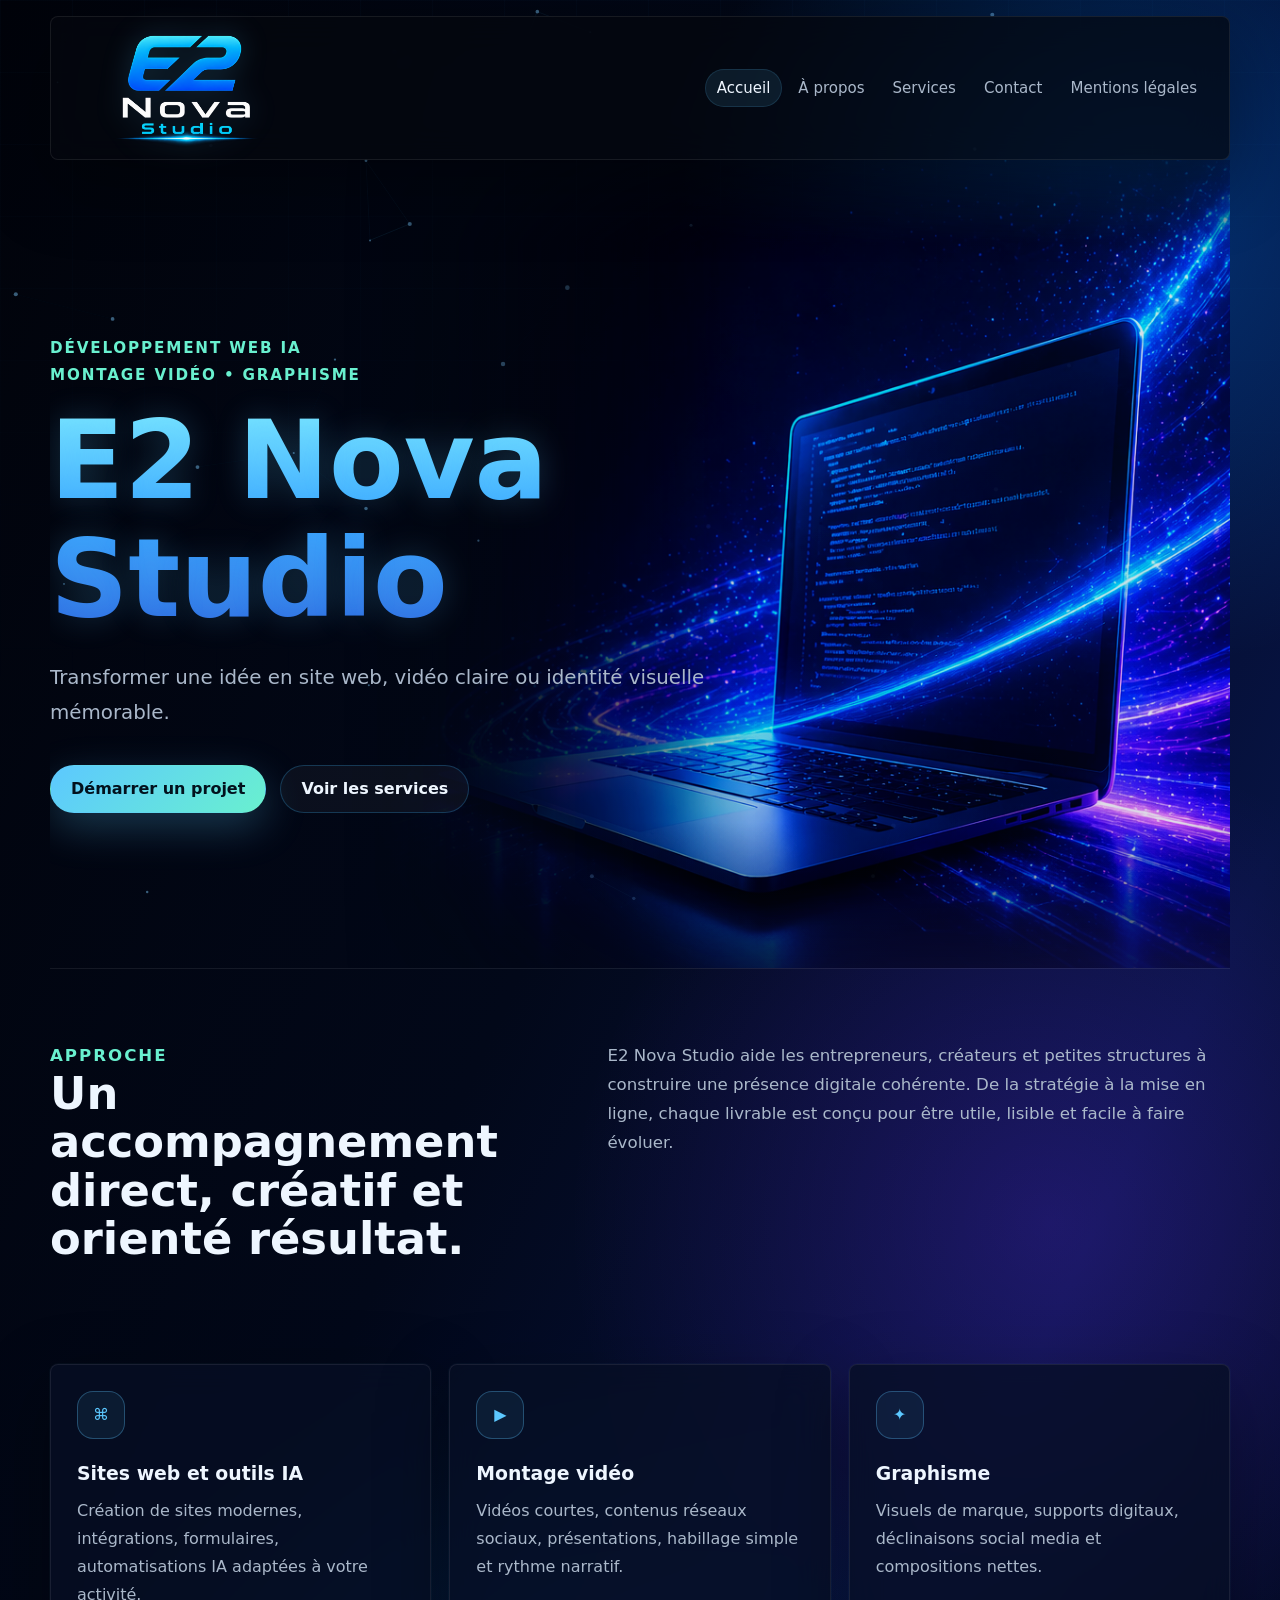
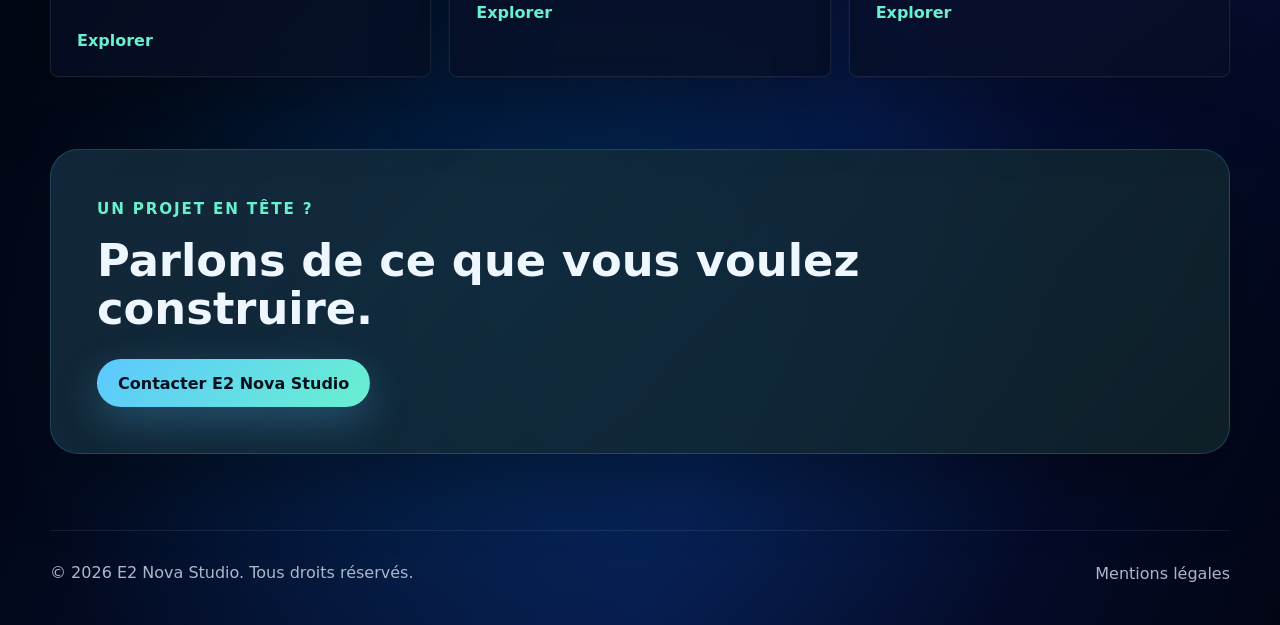
<file: index.html>
<!DOCTYPE html>
<html lang="fr">
  <head>
    <meta charset="UTF-8" />
    <meta name="viewport" content="width=device-width, initial-scale=1.0" />
    <meta
      name="description"
      content="E2 Nova Studio accompagne les indépendants et petites entreprises avec des sites web IA, montages vidéo et créations graphiques."
    />
    <title>E2 Nova Studio | Développement Web IA, Montage vidéo et graphisme</title>
    <link rel="stylesheet" href="css/styles.css" />
    <script src="js/main.js" defer></script>
  </head>
  <body>
    <canvas class="nova-canvas" aria-hidden="true"></canvas>
    <header class="site-header">
      <a class="brand" href="index.html" aria-label="Accueil E2 Nova Studio">
        <img
          src="assets/Logo_E2NovaStudio_V2_transparent.png"
          alt="E2 Nova Studio"
        />
      </a>
      <button class="nav-toggle" type="button" aria-label="Ouvrir le menu" aria-controls="main-nav" aria-expanded="false">
        <span></span>
        <span></span>
        <span></span>
      </button>
      <nav id="main-nav" class="main-nav" aria-label="Navigation principale">
        <a class="active" href="index.html">Accueil</a>
        <a href="about.html">À propos</a>
        <a href="services.html">Services</a>
        <a href="contact.html">Contact</a>
        <a href="mentions-legales.html">Mentions légales</a>
      </nav>
    </header>

    <main>
      <section class="hero section">
        <div class="hero-content">
          <p class="eyebrow home-eyebrow">Développement Web IA<br />Montage vidéo • Graphisme</p>
          <h1 class="logo-gradient">E2 Nova Studio</h1>
          <p class="hero-lead">
            Transformer une idée en site web,
            vidéo claire ou identité visuelle mémorable.
          </p>
          <div class="hero-actions">
            <a class="button primary" href="contact.html">Démarrer un projet</a>
            <a class="button ghost" href="services.html">Voir les services</a>
          </div>
        </div>
      </section>

      <section class="section intro-grid">
        <div>
          <p class="eyebrow">Approche</p>
          <h2>Un accompagnement direct, créatif et orienté résultat.</h2>
        </div>
        <p>
          E2 Nova Studio aide les entrepreneurs, créateurs et petites structures à
          construire une présence digitale cohérente. De la stratégie à la mise en
          ligne, chaque livrable est conçu pour être utile, lisible et facile à faire
          évoluer.
        </p>
      </section>

      <section class="section service-preview">
        <article class="service-card">
          <div class="service-icon">⌘</div>
          <h3>Sites web et outils IA</h3>
          <p>
            Création de sites modernes, intégrations, formulaires, automatisations IA adaptées à votre activité.
          </p>
          <a href="services.html#web-ia">Explorer</a>
        </article>
        <article class="service-card">
          <div class="service-icon">▶</div>
          <h3>Montage vidéo</h3>
          <p>
            Vidéos courtes, contenus réseaux sociaux, présentations, habillage simple
            et rythme narratif.
          </p>
          <a href="services.html#video">Explorer</a>
        </article>
        <article class="service-card">
          <div class="service-icon">✦</div>
          <h3>Graphisme</h3>
          <p>
            Visuels de marque, supports digitaux, déclinaisons social media et
            compositions nettes.
          </p>
          <a href="services.html#graphisme">Explorer</a>
        </article>
      </section>

      <section class="section cta-band">
        <p class="eyebrow">Un projet en tête ?</p>
        <h2>Parlons de ce que vous voulez construire.</h2>
        <a class="button primary" href="contact.html">Contacter E2 Nova Studio</a>
      </section>
    </main>

    <footer class="site-footer">
      <p>© 2026 E2 Nova Studio. Tous droits réservés.</p>
      <a href="mentions-legales.html">Mentions légales</a>
    </footer>
  </body>
</html>
</file>
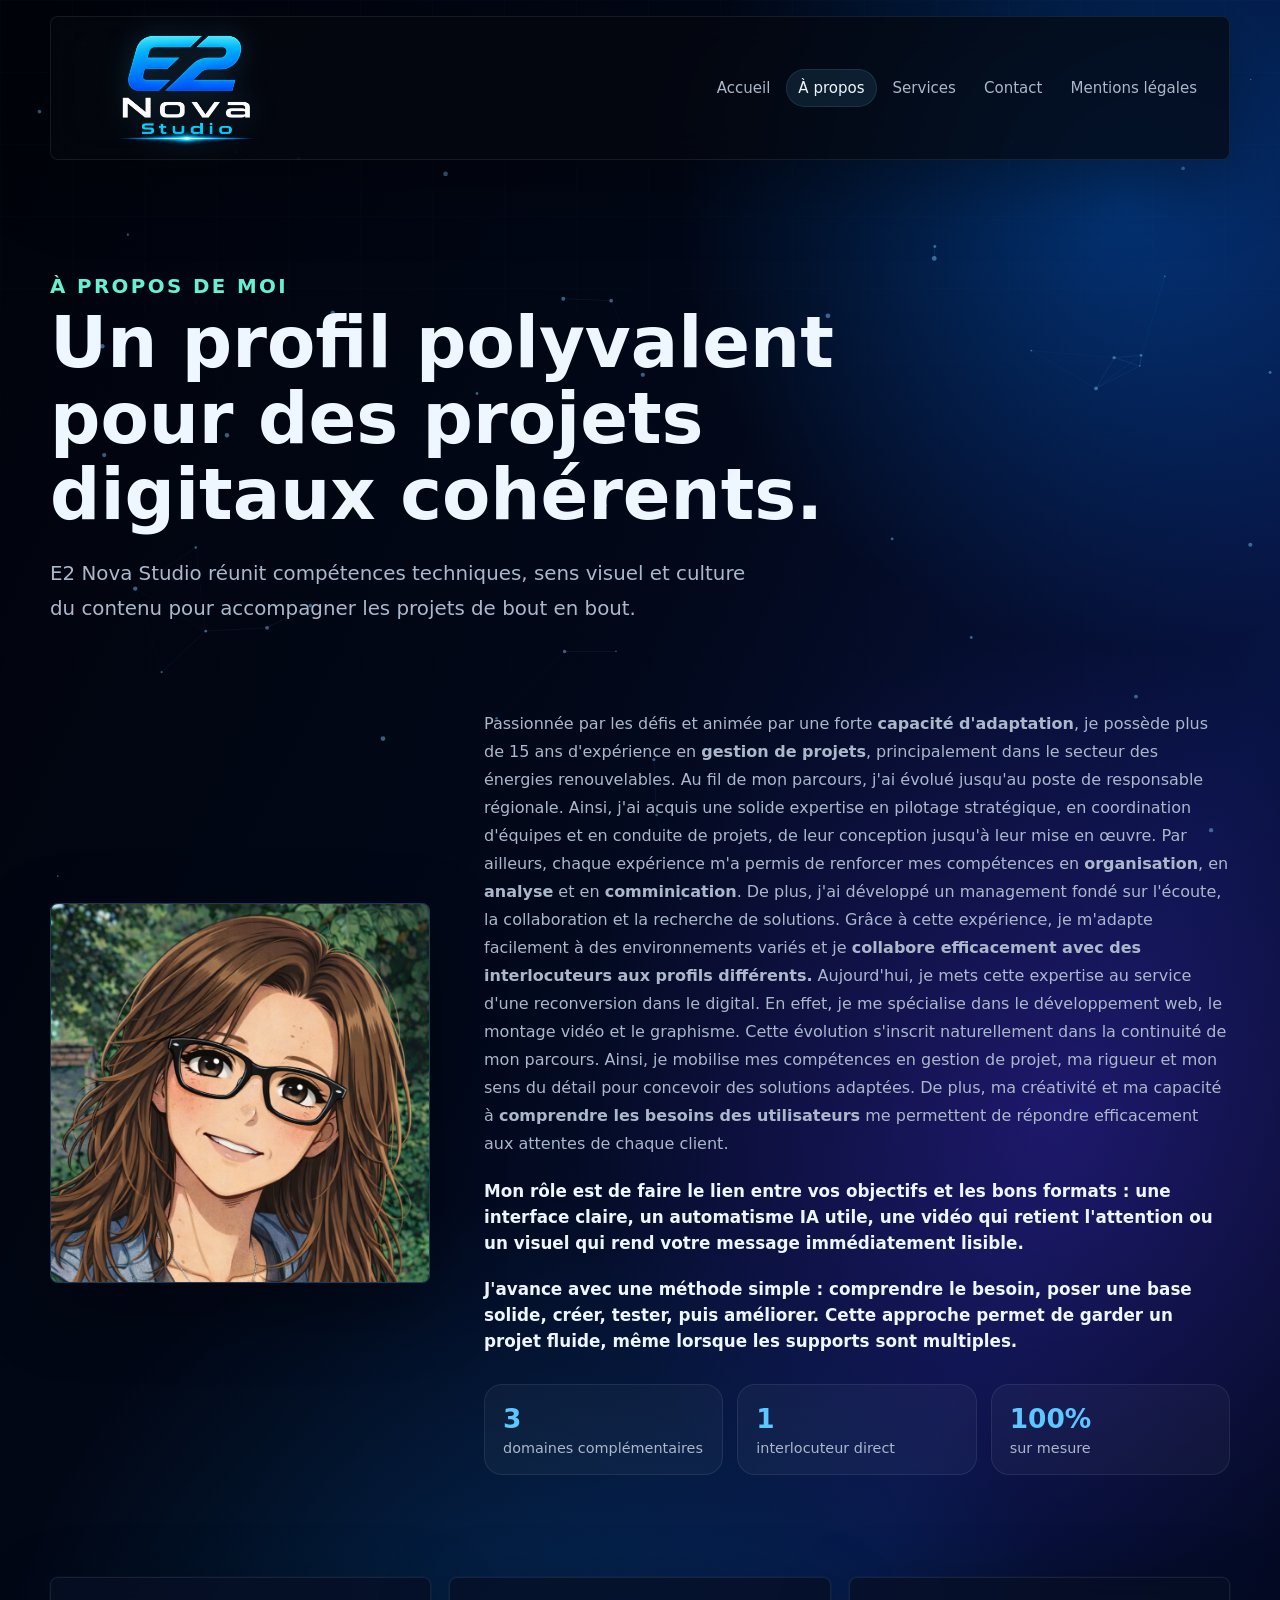
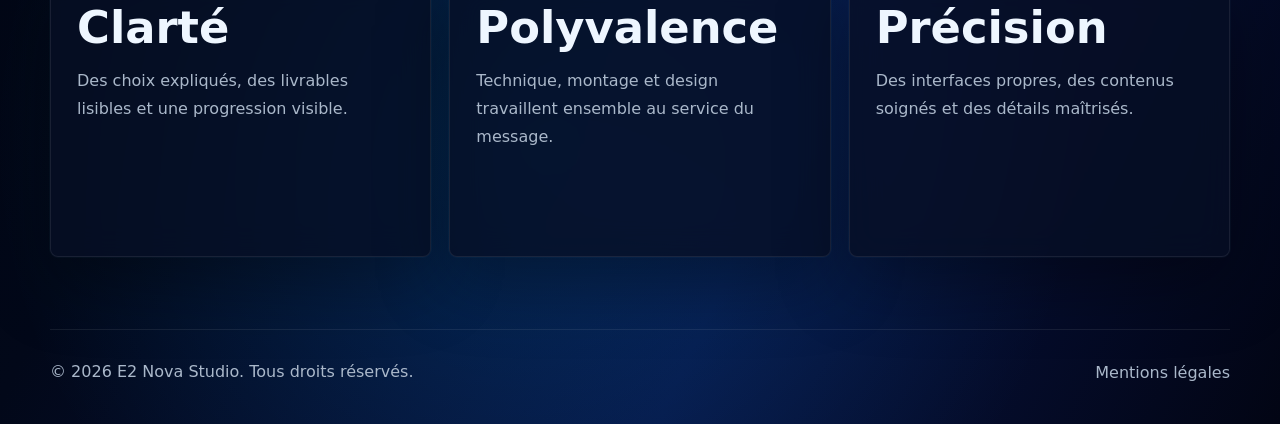
<file: about.html>
<!DOCTYPE html>
<html lang="fr">
  <head>
    <meta charset="UTF-8" />
    <meta name="viewport" content="width=device-width, initial-scale=1.0" />
    <meta
      name="description"
      content="Découvrez l'auto-entrepreneur derrière E2 Nova Studio, studio digital spécialisé en web, IA, vidéo et graphisme."
    />
    <title>À propos | E2 Nova Studio</title>
    <link rel="stylesheet" href="css/styles.css" />
    <script src="js/main.js" defer></script>
  </head>
  <body>
    <canvas class="nova-canvas" aria-hidden="true"></canvas>
    <header class="site-header">
      <a class="brand" href="index.html" aria-label="Accueil E2 Nova Studio">
        <img
          src="assets/Logo_E2NovaStudio_V2_transparent.png"
          alt="E2 Nova Studio"
        />
      </a>
      <button class="nav-toggle" type="button" aria-label="Ouvrir le menu" aria-controls="main-nav" aria-expanded="false">
        <span></span>
        <span></span>
        <span></span>
      </button>
      <nav id="main-nav" class="main-nav" aria-label="Navigation principale">
        <a href="index.html">Accueil</a>
        <a class="active" href="about.html">À propos</a>
        <a href="services.html">Services</a>
        <a href="contact.html">Contact</a>
        <a href="mentions-legales.html">Mentions légales</a>
      </nav>
    </header>

    <main>
      <section class="page-hero section">
        <p class="eyebrow">À propos de moi</p>
        <h1>Un profil polyvalent pour des projets digitaux cohérents.</h1>
        <p>
          E2 Nova Studio réunit compétences techniques, sens visuel et culture du
          contenu pour accompagner les projets de bout en bout.
        </p>
      </section>

      <section class="section split-section">
        <div class="portrait-block">
          <img src="assets/portrait-efc-manga.png" alt="Portrait illustré de l'auto-entrepreneure" />
        </div>
        <div class="content-stack">
          <p>Passionnée par les défis et animée par une forte <b>capacité d'adaptation</b>, je possède plus de 15 ans d'expérience en
            <b>gestion de projets</b>, principalement dans le secteur des énergies renouvelables.

            Au fil de mon parcours, j'ai évolué jusqu'au poste de responsable régionale. Ainsi, j'ai acquis une solide expertise
            en pilotage stratégique, en coordination d'équipes et en conduite de projets, de leur conception jusqu'à leur mise en œuvre.
            
            Par ailleurs, chaque expérience m'a permis de renforcer mes compétences en <b>organisation</b>, en <b>analyse</b> et en
             <b>comminication</b>.
            De plus, j'ai développé un management fondé sur l'écoute, la collaboration et la recherche de solutions. Grâce à cette expérience,
            je m'adapte facilement à des environnements variés et je <b>collabore efficacement avec des interlocuteurs aux profils différents.</b>
            
            Aujourd'hui, je mets cette expertise au service d'une reconversion dans le digital. En effet, je me spécialise dans le
            développement web, le montage vidéo et le graphisme. Cette évolution s'inscrit naturellement dans la continuité de mon parcours.
            Ainsi, je mobilise mes compétences en gestion de projet, ma rigueur et mon sens du détail pour concevoir des solutions adaptées.
            De plus, ma créativité et ma capacité à <b>comprendre les besoins des utilisateurs</b> me permettent de répondre efficacement aux attentes
            de chaque client.
          </p>
          <h4>Mon rôle est de faire le lien entre vos objectifs et les bons formats :
            une interface claire, un automatisme IA utile, une vidéo qui retient
            l'attention ou un visuel qui rend votre message immédiatement lisible.</h4>
          <h4>J'avance avec une méthode simple : comprendre le besoin, poser une base
            solide, créer, tester, puis améliorer. Cette approche permet de
            garder un projet fluide, même lorsque les supports sont multiples.</h4>
          <div class="stat-row">
            <div>
              <strong>3</strong>
              <span>domaines complémentaires</span>
            </div>
            <div>
              <strong>1</strong>
              <span>interlocuteur direct</span>
            </div>
            <div>
              <strong>100%</strong>
              <span>sur mesure</span>
            </div>
          </div>
        </div>
      </section>

      <section class="section values-grid">
        <article>
          <h2>Clarté</h2>
          <p>Des choix expliqués, des livrables lisibles et une progression visible.</p>
        </article>
        <article>
          <h2>Polyvalence</h2>
          <p>Technique, montage et design travaillent ensemble au service du message.</p>
        </article>
        <article>
          <h2>Précision</h2>
          <p>Des interfaces propres, des contenus soignés et des détails maîtrisés.</p>
        </article>
      </section>
    </main>

    <footer class="site-footer">
      <p>© 2026 E2 Nova Studio. Tous droits réservés.</p>
      <a href="mentions-legales.html">Mentions légales</a>
    </footer>
  </body>
</html>
</file>
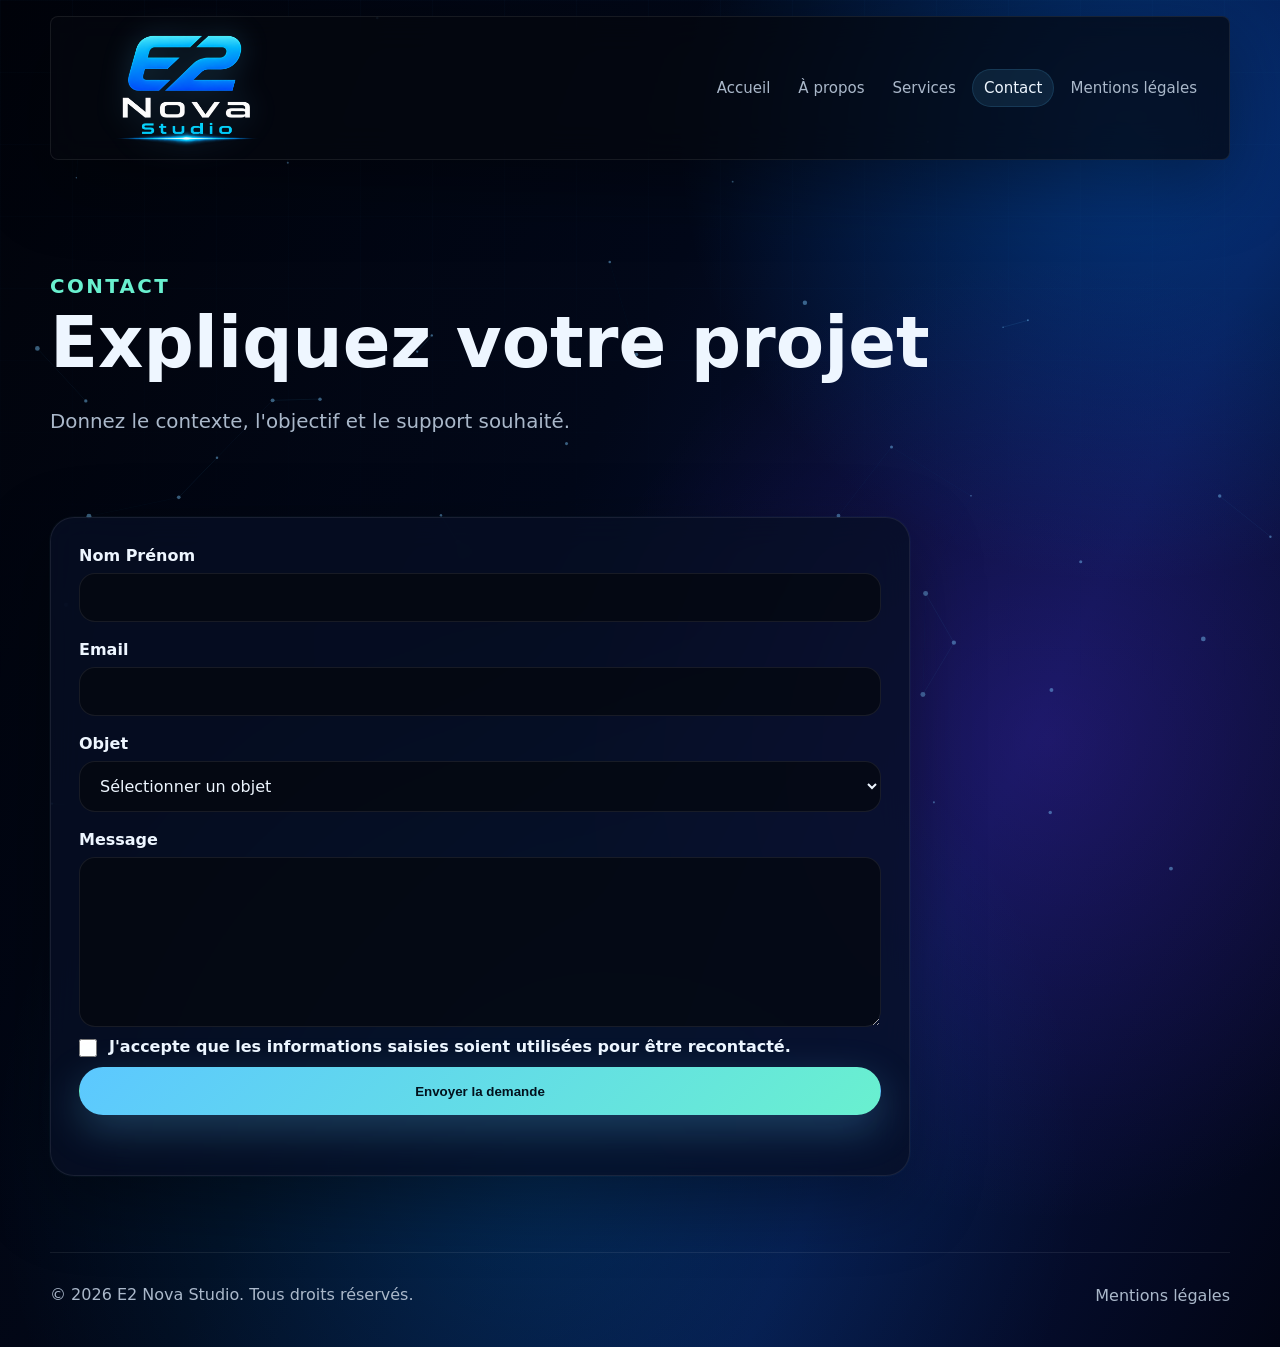
<file: contact.html>
<!DOCTYPE html>
<html lang="fr">
  <head>
    <meta charset="UTF-8" />
    <meta name="viewport" content="width=device-width, initial-scale=1.0" />
    <meta
      name="description"
      content="Contactez E2 Nova Studio pour un projet de développement web IA, montage vidéo ou graphisme."
    />
    <title>Contact | E2 Nova Studio</title>
    <link rel="stylesheet" href="css/styles.css" />
    <script src="js/main.js" defer></script>
  </head>
  <body>
    <canvas class="nova-canvas" aria-hidden="true"></canvas>
    <header class="site-header">
      <a class="brand" href="index.html" aria-label="Accueil E2 Nova Studio">
        <img
          src="assets/Logo_E2NovaStudio_V2_transparent.png"
          alt="E2 Nova Studio"
        />
      </a>
      <button class="nav-toggle" type="button" aria-label="Ouvrir le menu" aria-controls="main-nav" aria-expanded="false">
        <span></span>
        <span></span>
        <span></span>
      </button>
      <nav id="main-nav" class="main-nav" aria-label="Navigation principale">
        <a href="index.html">Accueil</a>
        <a href="about.html">À propos</a>
        <a href="services.html">Services</a>
        <a class="active" href="contact.html">Contact</a>
        <a href="mentions-legales.html">Mentions légales</a>
      </nav>
    </header>

    <main>
      <section class="page-hero section">
        <p class="eyebrow">Contact</p>
        <h1>Expliquez votre projet</h1>
        <p>Donnez le contexte, l'objectif et le support souhaité.</p>
      </section>

      <section class="section contact-layout">
        <form  id="contact-form"
              class="contact-form"
              action="https://api.web3forms.com/submit"
              method="POST">
        <input
              type="hidden"
              name="access_key"
              value="9f40628a-5f39-41bd-ae69-275390aa14c1">
        <input
            type="hidden"
            name="from_name"
            value="E2 Nova Studio">
        <input
            type="hidden"
            name="subject"
            value="Nouvelle demande depuis le site E2 Nova Studio">
        <input
            type="checkbox"
            name="botcheck"
            class="hidden"
            style="display:none">
          
          <div class="form-row">
            <label for="name">Nom Prénom</label>
            <input id="name" name="name" type="text" autocomplete="name" required />
          </div>
          <div class="form-row">
            <label for="email">Email</label>
            <input id="email" name="email" type="email" autocomplete="email" required />
          </div>
          <div class="form-row">
            <label for="subject">Objet</label>
            <select id="subject" name="service" required>
              <option value="">Sélectionner un objet</option>
              <option value="developpement-web-ia">Développement web IA</option>
              <option value="montage-video">Montage vidéo</option>
              <option value="graphisme">Graphisme</option>
              <option value="autres">Autres</option>
            </select>
          </div>
          <div class="form-row">
            <label for="message">Message</label>
            <textarea id="message" name="message" rows="7" required></textarea>
         <div class="form-row">
              <label class="checkbox">
                  <input
                      type="checkbox"
                      name="rgpd"
                      required>
          
                  <span>
                      J'accepte que les informations saisies soient utilisées pour être recontacté.
                  </span>
              </label>
        </div>
          <button class="button primary" type="submit">Envoyer la demande</button>
          <p
            id="form-status"
            class="form-status"
            role="status"
            aria-live="polite">
         </p>
        </form>
      </section>
    </main>

    <footer class="site-footer">
      <p>© 2026 E2 Nova Studio. Tous droits réservés.</p>
      <a href="mentions-legales.html">Mentions légales</a>
    </footer>
  </body>
</html>
</file>
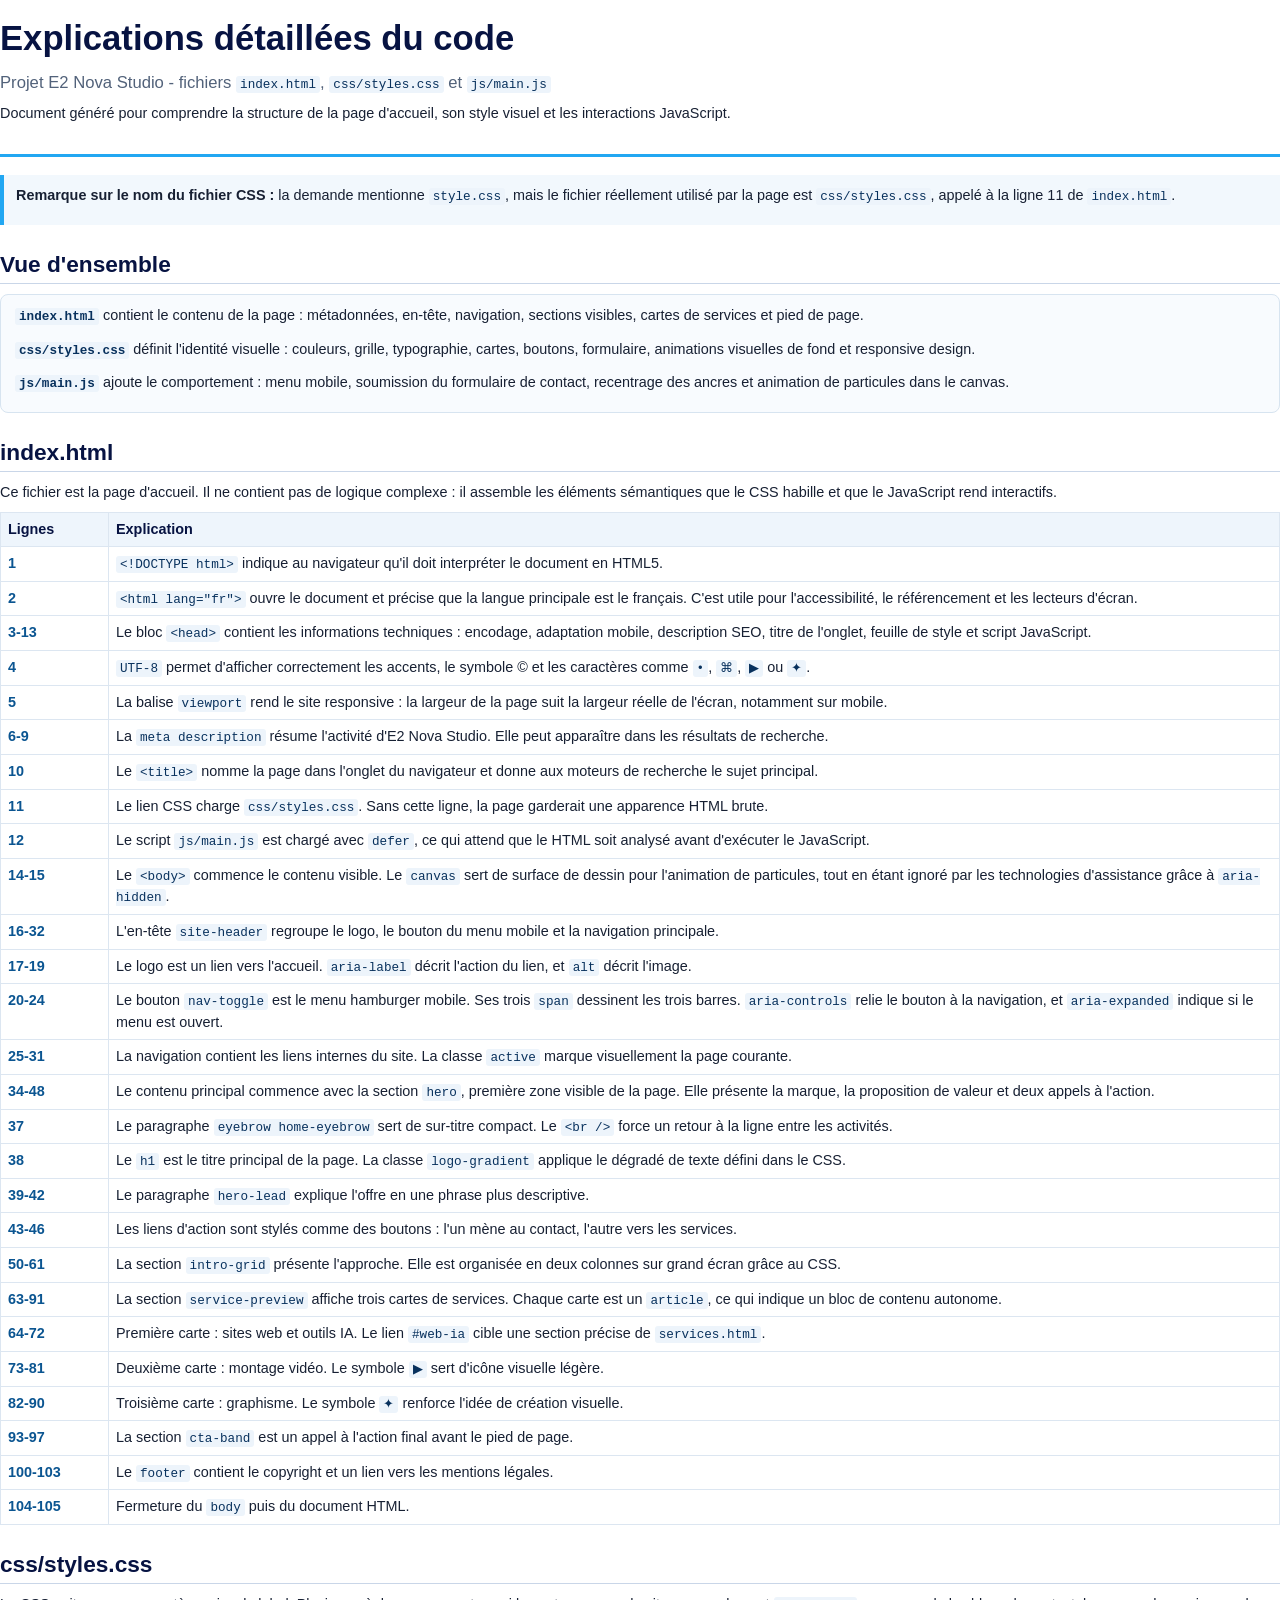
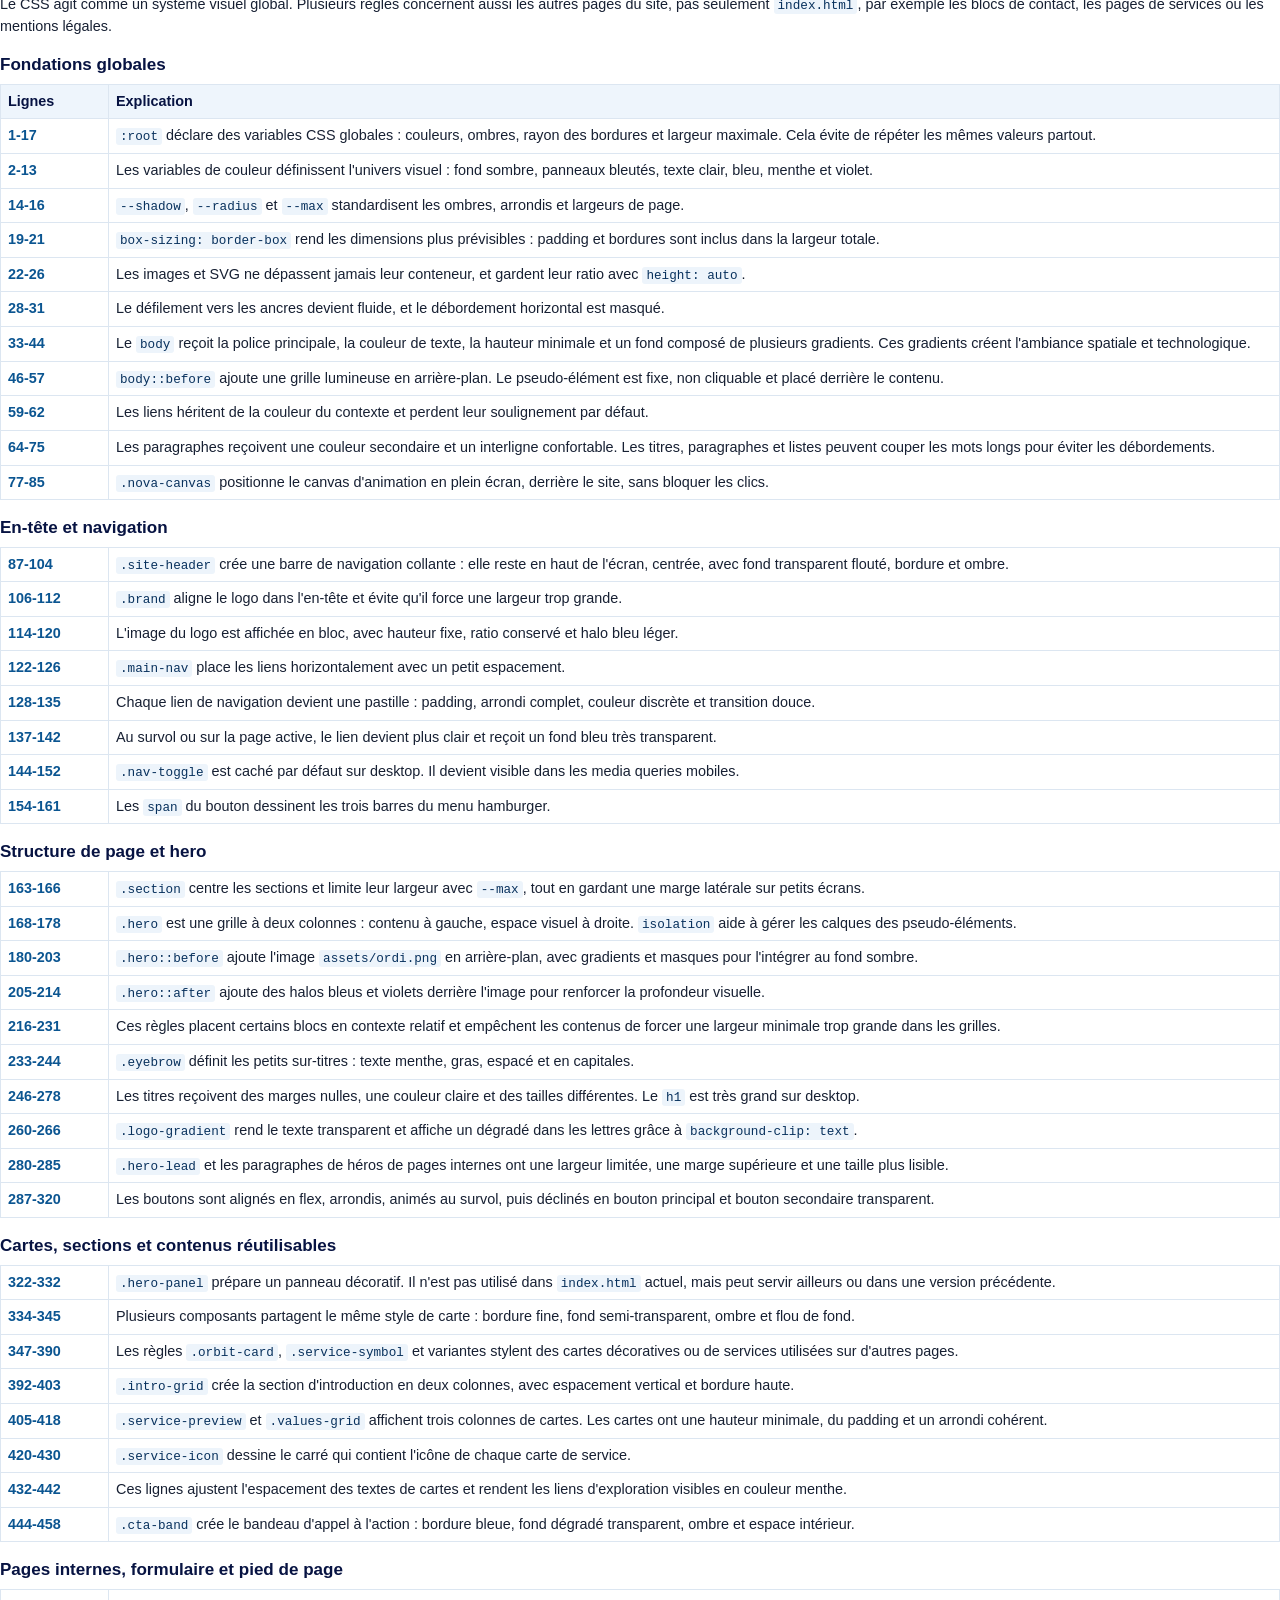
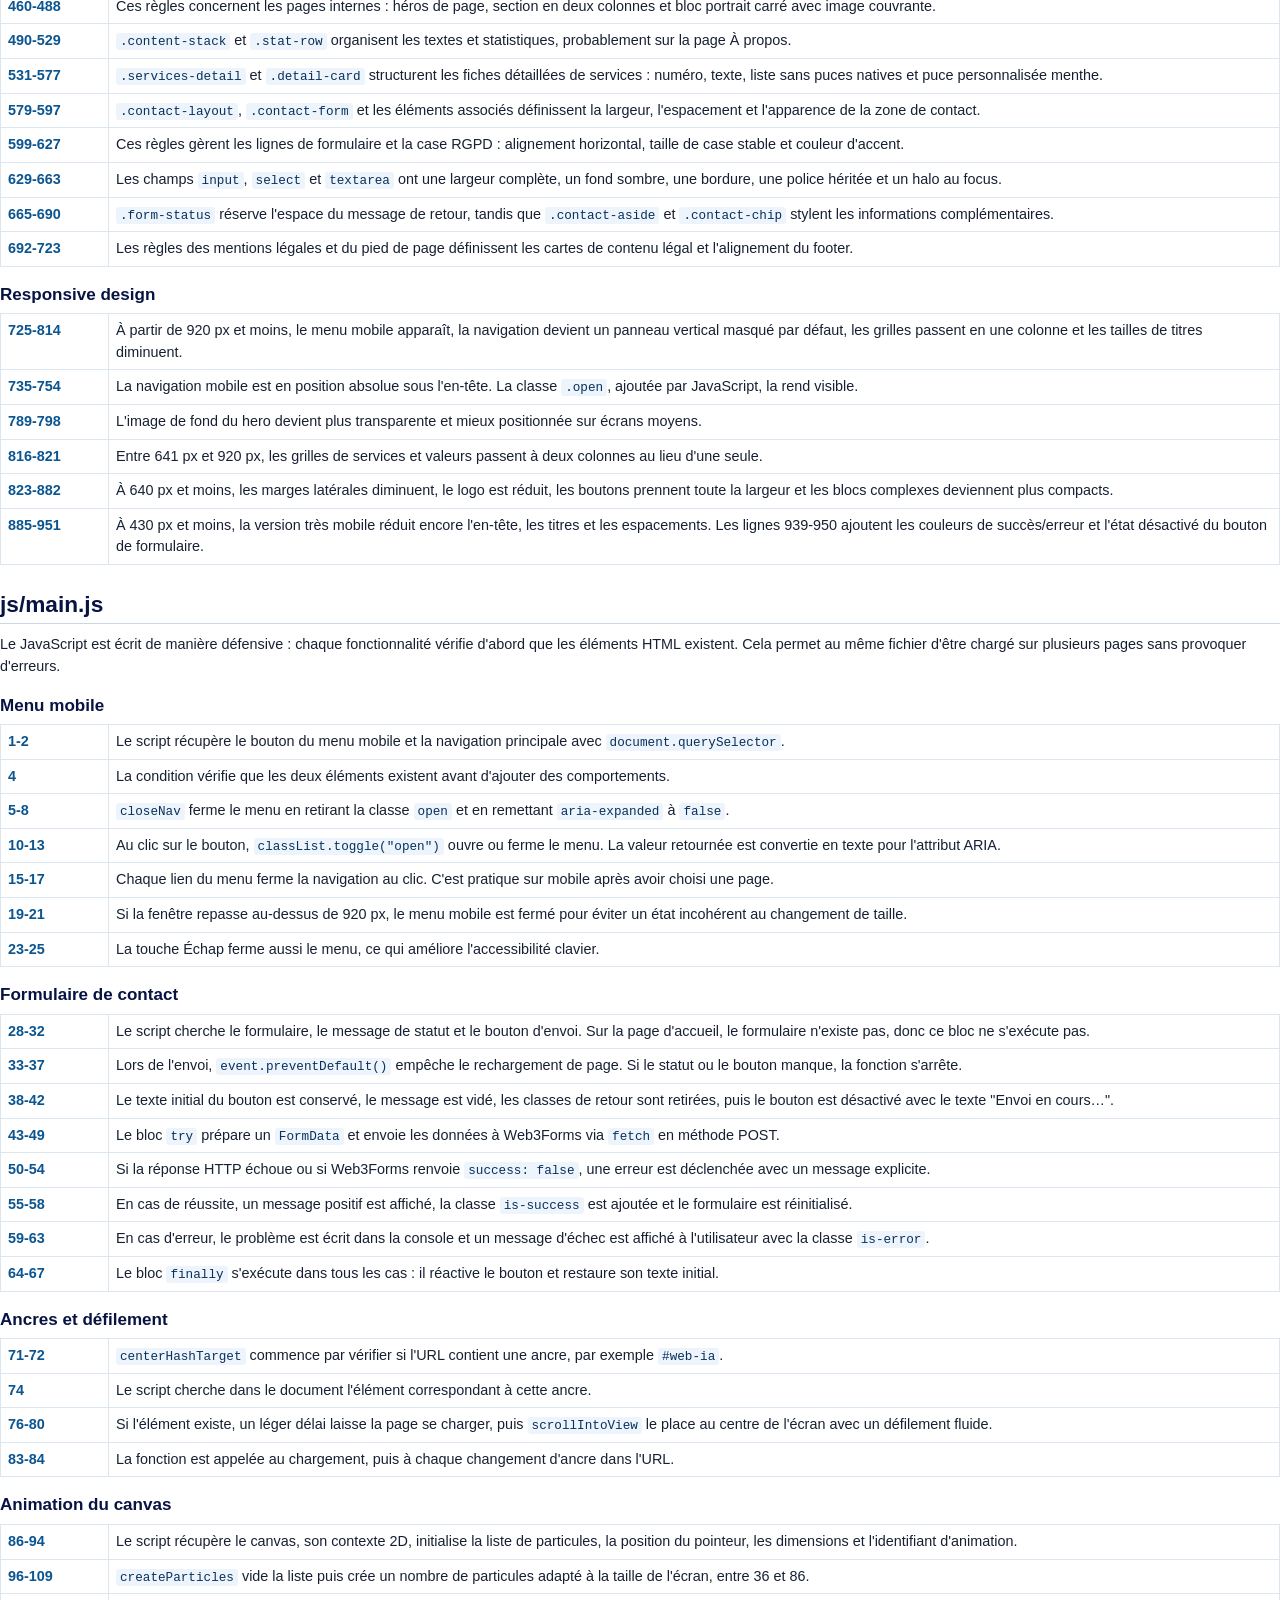
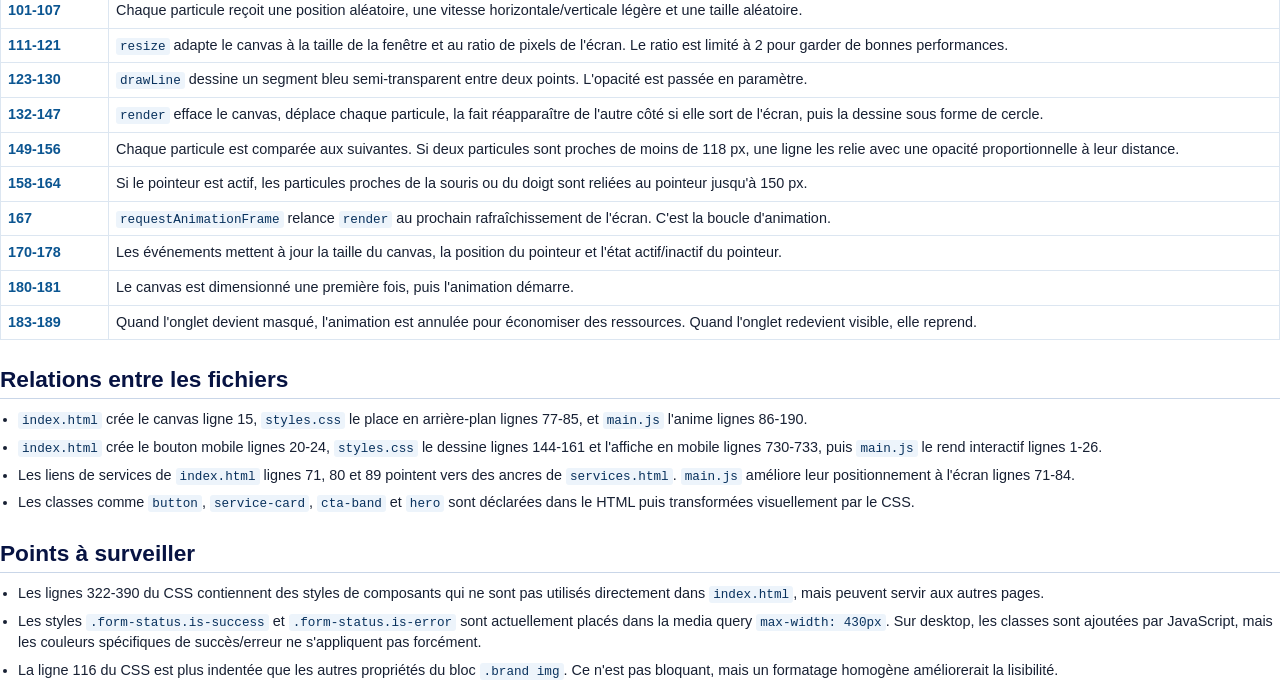
<file: explications-code-e2nova.html>
<!DOCTYPE html>
<html lang="fr">
  <head>
    <meta charset="UTF-8" />
    <meta name="viewport" content="width=device-width, initial-scale=1.0" />
    <title>Explications du code - E2 Nova Studio</title>
    <style>
      @page {
        size: A4;
        margin: 17mm 15mm;
      }

      * {
        box-sizing: border-box;
      }

      body {
        margin: 0;
        color: #172033;
        font-family: Arial, Helvetica, sans-serif;
        font-size: 10.8pt;
        line-height: 1.5;
        background: #ffffff;
      }

      h1,
      h2,
      h3 {
        color: #071342;
        line-height: 1.2;
      }

      h1 {
        margin: 0 0 10px;
        font-size: 26pt;
      }

      h2 {
        margin: 26px 0 10px;
        padding-bottom: 5px;
        border-bottom: 1px solid #c9d6e8;
        font-size: 17pt;
        page-break-after: avoid;
      }

      h3 {
        margin: 18px 0 8px;
        font-size: 12.8pt;
        page-break-after: avoid;
      }

      p {
        margin: 0 0 8px;
      }

      ul {
        margin: 6px 0 12px 18px;
        padding: 0;
      }

      li {
        margin: 0 0 6px;
      }

      code {
        padding: 1px 4px;
        border-radius: 3px;
        color: #08315d;
        background: #edf4fb;
        font-family: Consolas, "Courier New", monospace;
        font-size: 9.5pt;
      }

      .cover {
        padding: 18px 0 22px;
        border-bottom: 3px solid #22a7f2;
        margin-bottom: 18px;
      }

      .subtitle {
        color: #52627a;
        font-size: 12.5pt;
      }

      .note {
        padding: 10px 12px;
        border-left: 4px solid #22a7f2;
        margin: 12px 0;
        background: #f2f8fd;
      }

      .toc {
        display: grid;
        gap: 4px;
        padding: 10px 14px;
        border: 1px solid #d7e4f0;
        border-radius: 8px;
        background: #f8fbfe;
      }

      .line-table {
        width: 100%;
        border-collapse: collapse;
        margin: 8px 0 16px;
        page-break-inside: avoid;
      }

      .line-table th,
      .line-table td {
        vertical-align: top;
        padding: 6px 7px;
        border: 1px solid #dce6f1;
      }

      .line-table th {
        color: #071342;
        background: #eef5fc;
        text-align: left;
      }

      .line-table td:first-child {
        width: 108px;
        color: #0b5591;
        font-weight: 700;
        white-space: nowrap;
      }

      .page-break {
        page-break-before: always;
      }
    </style>
  </head>
  <body>
    <section class="cover">
      <h1>Explications détaillées du code</h1>
      <p class="subtitle">Projet E2 Nova Studio - fichiers <code>index.html</code>, <code>css/styles.css</code> et <code>js/main.js</code></p>
      <p>Document généré pour comprendre la structure de la page d'accueil, son style visuel et les interactions JavaScript.</p>
    </section>

    <section class="note">
      <p><strong>Remarque sur le nom du fichier CSS :</strong> la demande mentionne <code>style.css</code>, mais le fichier réellement utilisé par la page est <code>css/styles.css</code>, appelé à la ligne 11 de <code>index.html</code>.</p>
    </section>

    <h2>Vue d'ensemble</h2>
    <div class="toc">
      <p><strong><code>index.html</code></strong> contient le contenu de la page : métadonnées, en-tête, navigation, sections visibles, cartes de services et pied de page.</p>
      <p><strong><code>css/styles.css</code></strong> définit l'identité visuelle : couleurs, grille, typographie, cartes, boutons, formulaire, animations visuelles de fond et responsive design.</p>
      <p><strong><code>js/main.js</code></strong> ajoute le comportement : menu mobile, soumission du formulaire de contact, recentrage des ancres et animation de particules dans le canvas.</p>
    </div>

    <h2 class="page-break">index.html</h2>
    <p>Ce fichier est la page d'accueil. Il ne contient pas de logique complexe : il assemble les éléments sémantiques que le CSS habille et que le JavaScript rend interactifs.</p>

    <table class="line-table">
      <thead>
        <tr>
          <th>Lignes</th>
          <th>Explication</th>
        </tr>
      </thead>
      <tbody>
        <tr>
          <td>1</td>
          <td><code>&lt;!DOCTYPE html&gt;</code> indique au navigateur qu'il doit interpréter le document en HTML5.</td>
        </tr>
        <tr>
          <td>2</td>
          <td><code>&lt;html lang="fr"&gt;</code> ouvre le document et précise que la langue principale est le français. C'est utile pour l'accessibilité, le référencement et les lecteurs d'écran.</td>
        </tr>
        <tr>
          <td>3-13</td>
          <td>Le bloc <code>&lt;head&gt;</code> contient les informations techniques : encodage, adaptation mobile, description SEO, titre de l'onglet, feuille de style et script JavaScript.</td>
        </tr>
        <tr>
          <td>4</td>
          <td><code>UTF-8</code> permet d'afficher correctement les accents, le symbole © et les caractères comme <code>•</code>, <code>⌘</code>, <code>▶</code> ou <code>✦</code>.</td>
        </tr>
        <tr>
          <td>5</td>
          <td>La balise <code>viewport</code> rend le site responsive : la largeur de la page suit la largeur réelle de l'écran, notamment sur mobile.</td>
        </tr>
        <tr>
          <td>6-9</td>
          <td>La <code>meta description</code> résume l'activité d'E2 Nova Studio. Elle peut apparaître dans les résultats de recherche.</td>
        </tr>
        <tr>
          <td>10</td>
          <td>Le <code>&lt;title&gt;</code> nomme la page dans l'onglet du navigateur et donne aux moteurs de recherche le sujet principal.</td>
        </tr>
        <tr>
          <td>11</td>
          <td>Le lien CSS charge <code>css/styles.css</code>. Sans cette ligne, la page garderait une apparence HTML brute.</td>
        </tr>
        <tr>
          <td>12</td>
          <td>Le script <code>js/main.js</code> est chargé avec <code>defer</code>, ce qui attend que le HTML soit analysé avant d'exécuter le JavaScript.</td>
        </tr>
        <tr>
          <td>14-15</td>
          <td>Le <code>&lt;body&gt;</code> commence le contenu visible. Le <code>canvas</code> sert de surface de dessin pour l'animation de particules, tout en étant ignoré par les technologies d'assistance grâce à <code>aria-hidden</code>.</td>
        </tr>
        <tr>
          <td>16-32</td>
          <td>L'en-tête <code>site-header</code> regroupe le logo, le bouton du menu mobile et la navigation principale.</td>
        </tr>
        <tr>
          <td>17-19</td>
          <td>Le logo est un lien vers l'accueil. <code>aria-label</code> décrit l'action du lien, et <code>alt</code> décrit l'image.</td>
        </tr>
        <tr>
          <td>20-24</td>
          <td>Le bouton <code>nav-toggle</code> est le menu hamburger mobile. Ses trois <code>span</code> dessinent les trois barres. <code>aria-controls</code> relie le bouton à la navigation, et <code>aria-expanded</code> indique si le menu est ouvert.</td>
        </tr>
        <tr>
          <td>25-31</td>
          <td>La navigation contient les liens internes du site. La classe <code>active</code> marque visuellement la page courante.</td>
        </tr>
        <tr>
          <td>34-48</td>
          <td>Le contenu principal commence avec la section <code>hero</code>, première zone visible de la page. Elle présente la marque, la proposition de valeur et deux appels à l'action.</td>
        </tr>
        <tr>
          <td>37</td>
          <td>Le paragraphe <code>eyebrow home-eyebrow</code> sert de sur-titre compact. Le <code>&lt;br /&gt;</code> force un retour à la ligne entre les activités.</td>
        </tr>
        <tr>
          <td>38</td>
          <td>Le <code>h1</code> est le titre principal de la page. La classe <code>logo-gradient</code> applique le dégradé de texte défini dans le CSS.</td>
        </tr>
        <tr>
          <td>39-42</td>
          <td>Le paragraphe <code>hero-lead</code> explique l'offre en une phrase plus descriptive.</td>
        </tr>
        <tr>
          <td>43-46</td>
          <td>Les liens d'action sont stylés comme des boutons : l'un mène au contact, l'autre vers les services.</td>
        </tr>
        <tr>
          <td>50-61</td>
          <td>La section <code>intro-grid</code> présente l'approche. Elle est organisée en deux colonnes sur grand écran grâce au CSS.</td>
        </tr>
        <tr>
          <td>63-91</td>
          <td>La section <code>service-preview</code> affiche trois cartes de services. Chaque carte est un <code>article</code>, ce qui indique un bloc de contenu autonome.</td>
        </tr>
        <tr>
          <td>64-72</td>
          <td>Première carte : sites web et outils IA. Le lien <code>#web-ia</code> cible une section précise de <code>services.html</code>.</td>
        </tr>
        <tr>
          <td>73-81</td>
          <td>Deuxième carte : montage vidéo. Le symbole <code>▶</code> sert d'icône visuelle légère.</td>
        </tr>
        <tr>
          <td>82-90</td>
          <td>Troisième carte : graphisme. Le symbole <code>✦</code> renforce l'idée de création visuelle.</td>
        </tr>
        <tr>
          <td>93-97</td>
          <td>La section <code>cta-band</code> est un appel à l'action final avant le pied de page.</td>
        </tr>
        <tr>
          <td>100-103</td>
          <td>Le <code>footer</code> contient le copyright et un lien vers les mentions légales.</td>
        </tr>
        <tr>
          <td>104-105</td>
          <td>Fermeture du <code>body</code> puis du document HTML.</td>
        </tr>
      </tbody>
    </table>

    <h2 class="page-break">css/styles.css</h2>
    <p>Le CSS agit comme un système visuel global. Plusieurs règles concernent aussi les autres pages du site, pas seulement <code>index.html</code>, par exemple les blocs de contact, les pages de services ou les mentions légales.</p>

    <h3>Fondations globales</h3>
    <table class="line-table">
      <thead>
        <tr>
          <th>Lignes</th>
          <th>Explication</th>
        </tr>
      </thead>
      <tbody>
        <tr>
          <td>1-17</td>
          <td><code>:root</code> déclare des variables CSS globales : couleurs, ombres, rayon des bordures et largeur maximale. Cela évite de répéter les mêmes valeurs partout.</td>
        </tr>
        <tr>
          <td>2-13</td>
          <td>Les variables de couleur définissent l'univers visuel : fond sombre, panneaux bleutés, texte clair, bleu, menthe et violet.</td>
        </tr>
        <tr>
          <td>14-16</td>
          <td><code>--shadow</code>, <code>--radius</code> et <code>--max</code> standardisent les ombres, arrondis et largeurs de page.</td>
        </tr>
        <tr>
          <td>19-21</td>
          <td><code>box-sizing: border-box</code> rend les dimensions plus prévisibles : padding et bordures sont inclus dans la largeur totale.</td>
        </tr>
        <tr>
          <td>22-26</td>
          <td>Les images et SVG ne dépassent jamais leur conteneur, et gardent leur ratio avec <code>height: auto</code>.</td>
        </tr>
        <tr>
          <td>28-31</td>
          <td>Le défilement vers les ancres devient fluide, et le débordement horizontal est masqué.</td>
        </tr>
        <tr>
          <td>33-44</td>
          <td>Le <code>body</code> reçoit la police principale, la couleur de texte, la hauteur minimale et un fond composé de plusieurs gradients. Ces gradients créent l'ambiance spatiale et technologique.</td>
        </tr>
        <tr>
          <td>46-57</td>
          <td><code>body::before</code> ajoute une grille lumineuse en arrière-plan. Le pseudo-élément est fixe, non cliquable et placé derrière le contenu.</td>
        </tr>
        <tr>
          <td>59-62</td>
          <td>Les liens héritent de la couleur du contexte et perdent leur soulignement par défaut.</td>
        </tr>
        <tr>
          <td>64-75</td>
          <td>Les paragraphes reçoivent une couleur secondaire et un interligne confortable. Les titres, paragraphes et listes peuvent couper les mots longs pour éviter les débordements.</td>
        </tr>
        <tr>
          <td>77-85</td>
          <td><code>.nova-canvas</code> positionne le canvas d'animation en plein écran, derrière le site, sans bloquer les clics.</td>
        </tr>
      </tbody>
    </table>

    <h3>En-tête et navigation</h3>
    <table class="line-table">
      <tbody>
        <tr>
          <td>87-104</td>
          <td><code>.site-header</code> crée une barre de navigation collante : elle reste en haut de l'écran, centrée, avec fond transparent flouté, bordure et ombre.</td>
        </tr>
        <tr>
          <td>106-112</td>
          <td><code>.brand</code> aligne le logo dans l'en-tête et évite qu'il force une largeur trop grande.</td>
        </tr>
        <tr>
          <td>114-120</td>
          <td>L'image du logo est affichée en bloc, avec hauteur fixe, ratio conservé et halo bleu léger.</td>
        </tr>
        <tr>
          <td>122-126</td>
          <td><code>.main-nav</code> place les liens horizontalement avec un petit espacement.</td>
        </tr>
        <tr>
          <td>128-135</td>
          <td>Chaque lien de navigation devient une pastille : padding, arrondi complet, couleur discrète et transition douce.</td>
        </tr>
        <tr>
          <td>137-142</td>
          <td>Au survol ou sur la page active, le lien devient plus clair et reçoit un fond bleu très transparent.</td>
        </tr>
        <tr>
          <td>144-152</td>
          <td><code>.nav-toggle</code> est caché par défaut sur desktop. Il devient visible dans les media queries mobiles.</td>
        </tr>
        <tr>
          <td>154-161</td>
          <td>Les <code>span</code> du bouton dessinent les trois barres du menu hamburger.</td>
        </tr>
      </tbody>
    </table>

    <h3>Structure de page et hero</h3>
    <table class="line-table">
      <tbody>
        <tr>
          <td>163-166</td>
          <td><code>.section</code> centre les sections et limite leur largeur avec <code>--max</code>, tout en gardant une marge latérale sur petits écrans.</td>
        </tr>
        <tr>
          <td>168-178</td>
          <td><code>.hero</code> est une grille à deux colonnes : contenu à gauche, espace visuel à droite. <code>isolation</code> aide à gérer les calques des pseudo-éléments.</td>
        </tr>
        <tr>
          <td>180-203</td>
          <td><code>.hero::before</code> ajoute l'image <code>assets/ordi.png</code> en arrière-plan, avec gradients et masques pour l'intégrer au fond sombre.</td>
        </tr>
        <tr>
          <td>205-214</td>
          <td><code>.hero::after</code> ajoute des halos bleus et violets derrière l'image pour renforcer la profondeur visuelle.</td>
        </tr>
        <tr>
          <td>216-231</td>
          <td>Ces règles placent certains blocs en contexte relatif et empêchent les contenus de forcer une largeur minimale trop grande dans les grilles.</td>
        </tr>
        <tr>
          <td>233-244</td>
          <td><code>.eyebrow</code> définit les petits sur-titres : texte menthe, gras, espacé et en capitales.</td>
        </tr>
        <tr>
          <td>246-278</td>
          <td>Les titres reçoivent des marges nulles, une couleur claire et des tailles différentes. Le <code>h1</code> est très grand sur desktop.</td>
        </tr>
        <tr>
          <td>260-266</td>
          <td><code>.logo-gradient</code> rend le texte transparent et affiche un dégradé dans les lettres grâce à <code>background-clip: text</code>.</td>
        </tr>
        <tr>
          <td>280-285</td>
          <td><code>.hero-lead</code> et les paragraphes de héros de pages internes ont une largeur limitée, une marge supérieure et une taille plus lisible.</td>
        </tr>
        <tr>
          <td>287-320</td>
          <td>Les boutons sont alignés en flex, arrondis, animés au survol, puis déclinés en bouton principal et bouton secondaire transparent.</td>
        </tr>
      </tbody>
    </table>

    <h3>Cartes, sections et contenus réutilisables</h3>
    <table class="line-table">
      <tbody>
        <tr>
          <td>322-332</td>
          <td><code>.hero-panel</code> prépare un panneau décoratif. Il n'est pas utilisé dans <code>index.html</code> actuel, mais peut servir ailleurs ou dans une version précédente.</td>
        </tr>
        <tr>
          <td>334-345</td>
          <td>Plusieurs composants partagent le même style de carte : bordure fine, fond semi-transparent, ombre et flou de fond.</td>
        </tr>
        <tr>
          <td>347-390</td>
          <td>Les règles <code>.orbit-card</code>, <code>.service-symbol</code> et variantes stylent des cartes décoratives ou de services utilisées sur d'autres pages.</td>
        </tr>
        <tr>
          <td>392-403</td>
          <td><code>.intro-grid</code> crée la section d'introduction en deux colonnes, avec espacement vertical et bordure haute.</td>
        </tr>
        <tr>
          <td>405-418</td>
          <td><code>.service-preview</code> et <code>.values-grid</code> affichent trois colonnes de cartes. Les cartes ont une hauteur minimale, du padding et un arrondi cohérent.</td>
        </tr>
        <tr>
          <td>420-430</td>
          <td><code>.service-icon</code> dessine le carré qui contient l'icône de chaque carte de service.</td>
        </tr>
        <tr>
          <td>432-442</td>
          <td>Ces lignes ajustent l'espacement des textes de cartes et rendent les liens d'exploration visibles en couleur menthe.</td>
        </tr>
        <tr>
          <td>444-458</td>
          <td><code>.cta-band</code> crée le bandeau d'appel à l'action : bordure bleue, fond dégradé transparent, ombre et espace intérieur.</td>
        </tr>
      </tbody>
    </table>

    <h3>Pages internes, formulaire et pied de page</h3>
    <table class="line-table">
      <tbody>
        <tr>
          <td>460-488</td>
          <td>Ces règles concernent les pages internes : héros de page, section en deux colonnes et bloc portrait carré avec image couvrante.</td>
        </tr>
        <tr>
          <td>490-529</td>
          <td><code>.content-stack</code> et <code>.stat-row</code> organisent les textes et statistiques, probablement sur la page À propos.</td>
        </tr>
        <tr>
          <td>531-577</td>
          <td><code>.services-detail</code> et <code>.detail-card</code> structurent les fiches détaillées de services : numéro, texte, liste sans puces natives et puce personnalisée menthe.</td>
        </tr>
        <tr>
          <td>579-597</td>
          <td><code>.contact-layout</code>, <code>.contact-form</code> et les éléments associés définissent la largeur, l'espacement et l'apparence de la zone de contact.</td>
        </tr>
        <tr>
          <td>599-627</td>
          <td>Ces règles gèrent les lignes de formulaire et la case RGPD : alignement horizontal, taille de case stable et couleur d'accent.</td>
        </tr>
        <tr>
          <td>629-663</td>
          <td>Les champs <code>input</code>, <code>select</code> et <code>textarea</code> ont une largeur complète, un fond sombre, une bordure, une police héritée et un halo au focus.</td>
        </tr>
        <tr>
          <td>665-690</td>
          <td><code>.form-status</code> réserve l'espace du message de retour, tandis que <code>.contact-aside</code> et <code>.contact-chip</code> stylent les informations complémentaires.</td>
        </tr>
        <tr>
          <td>692-723</td>
          <td>Les règles des mentions légales et du pied de page définissent les cartes de contenu légal et l'alignement du footer.</td>
        </tr>
      </tbody>
    </table>

    <h3>Responsive design</h3>
    <table class="line-table">
      <tbody>
        <tr>
          <td>725-814</td>
          <td>À partir de 920 px et moins, le menu mobile apparaît, la navigation devient un panneau vertical masqué par défaut, les grilles passent en une colonne et les tailles de titres diminuent.</td>
        </tr>
        <tr>
          <td>735-754</td>
          <td>La navigation mobile est en position absolue sous l'en-tête. La classe <code>.open</code>, ajoutée par JavaScript, la rend visible.</td>
        </tr>
        <tr>
          <td>789-798</td>
          <td>L'image de fond du hero devient plus transparente et mieux positionnée sur écrans moyens.</td>
        </tr>
        <tr>
          <td>816-821</td>
          <td>Entre 641 px et 920 px, les grilles de services et valeurs passent à deux colonnes au lieu d'une seule.</td>
        </tr>
        <tr>
          <td>823-882</td>
          <td>À 640 px et moins, les marges latérales diminuent, le logo est réduit, les boutons prennent toute la largeur et les blocs complexes deviennent plus compacts.</td>
        </tr>
        <tr>
          <td>885-951</td>
          <td>À 430 px et moins, la version très mobile réduit encore l'en-tête, les titres et les espacements. Les lignes 939-950 ajoutent les couleurs de succès/erreur et l'état désactivé du bouton de formulaire.</td>
        </tr>
      </tbody>
    </table>

    <h2 class="page-break">js/main.js</h2>
    <p>Le JavaScript est écrit de manière défensive : chaque fonctionnalité vérifie d'abord que les éléments HTML existent. Cela permet au même fichier d'être chargé sur plusieurs pages sans provoquer d'erreurs.</p>

    <h3>Menu mobile</h3>
    <table class="line-table">
      <tbody>
        <tr>
          <td>1-2</td>
          <td>Le script récupère le bouton du menu mobile et la navigation principale avec <code>document.querySelector</code>.</td>
        </tr>
        <tr>
          <td>4</td>
          <td>La condition vérifie que les deux éléments existent avant d'ajouter des comportements.</td>
        </tr>
        <tr>
          <td>5-8</td>
          <td><code>closeNav</code> ferme le menu en retirant la classe <code>open</code> et en remettant <code>aria-expanded</code> à <code>false</code>.</td>
        </tr>
        <tr>
          <td>10-13</td>
          <td>Au clic sur le bouton, <code>classList.toggle("open")</code> ouvre ou ferme le menu. La valeur retournée est convertie en texte pour l'attribut ARIA.</td>
        </tr>
        <tr>
          <td>15-17</td>
          <td>Chaque lien du menu ferme la navigation au clic. C'est pratique sur mobile après avoir choisi une page.</td>
        </tr>
        <tr>
          <td>19-21</td>
          <td>Si la fenêtre repasse au-dessus de 920 px, le menu mobile est fermé pour éviter un état incohérent au changement de taille.</td>
        </tr>
        <tr>
          <td>23-25</td>
          <td>La touche Échap ferme aussi le menu, ce qui améliore l'accessibilité clavier.</td>
        </tr>
      </tbody>
    </table>

    <h3>Formulaire de contact</h3>
    <table class="line-table">
      <tbody>
        <tr>
          <td>28-32</td>
          <td>Le script cherche le formulaire, le message de statut et le bouton d'envoi. Sur la page d'accueil, le formulaire n'existe pas, donc ce bloc ne s'exécute pas.</td>
        </tr>
        <tr>
          <td>33-37</td>
          <td>Lors de l'envoi, <code>event.preventDefault()</code> empêche le rechargement de page. Si le statut ou le bouton manque, la fonction s'arrête.</td>
        </tr>
        <tr>
          <td>38-42</td>
          <td>Le texte initial du bouton est conservé, le message est vidé, les classes de retour sont retirées, puis le bouton est désactivé avec le texte "Envoi en cours…".</td>
        </tr>
        <tr>
          <td>43-49</td>
          <td>Le bloc <code>try</code> prépare un <code>FormData</code> et envoie les données à Web3Forms via <code>fetch</code> en méthode POST.</td>
        </tr>
        <tr>
          <td>50-54</td>
          <td>Si la réponse HTTP échoue ou si Web3Forms renvoie <code>success: false</code>, une erreur est déclenchée avec un message explicite.</td>
        </tr>
        <tr>
          <td>55-58</td>
          <td>En cas de réussite, un message positif est affiché, la classe <code>is-success</code> est ajoutée et le formulaire est réinitialisé.</td>
        </tr>
        <tr>
          <td>59-63</td>
          <td>En cas d'erreur, le problème est écrit dans la console et un message d'échec est affiché à l'utilisateur avec la classe <code>is-error</code>.</td>
        </tr>
        <tr>
          <td>64-67</td>
          <td>Le bloc <code>finally</code> s'exécute dans tous les cas : il réactive le bouton et restaure son texte initial.</td>
        </tr>
      </tbody>
    </table>

    <h3>Ancres et défilement</h3>
    <table class="line-table">
      <tbody>
        <tr>
          <td>71-72</td>
          <td><code>centerHashTarget</code> commence par vérifier si l'URL contient une ancre, par exemple <code>#web-ia</code>.</td>
        </tr>
        <tr>
          <td>74</td>
          <td>Le script cherche dans le document l'élément correspondant à cette ancre.</td>
        </tr>
        <tr>
          <td>76-80</td>
          <td>Si l'élément existe, un léger délai laisse la page se charger, puis <code>scrollIntoView</code> le place au centre de l'écran avec un défilement fluide.</td>
        </tr>
        <tr>
          <td>83-84</td>
          <td>La fonction est appelée au chargement, puis à chaque changement d'ancre dans l'URL.</td>
        </tr>
      </tbody>
    </table>

    <h3>Animation du canvas</h3>
    <table class="line-table">
      <tbody>
        <tr>
          <td>86-94</td>
          <td>Le script récupère le canvas, son contexte 2D, initialise la liste de particules, la position du pointeur, les dimensions et l'identifiant d'animation.</td>
        </tr>
        <tr>
          <td>96-109</td>
          <td><code>createParticles</code> vide la liste puis crée un nombre de particules adapté à la taille de l'écran, entre 36 et 86.</td>
        </tr>
        <tr>
          <td>101-107</td>
          <td>Chaque particule reçoit une position aléatoire, une vitesse horizontale/verticale légère et une taille aléatoire.</td>
        </tr>
        <tr>
          <td>111-121</td>
          <td><code>resize</code> adapte le canvas à la taille de la fenêtre et au ratio de pixels de l'écran. Le ratio est limité à 2 pour garder de bonnes performances.</td>
        </tr>
        <tr>
          <td>123-130</td>
          <td><code>drawLine</code> dessine un segment bleu semi-transparent entre deux points. L'opacité est passée en paramètre.</td>
        </tr>
        <tr>
          <td>132-147</td>
          <td><code>render</code> efface le canvas, déplace chaque particule, la fait réapparaître de l'autre côté si elle sort de l'écran, puis la dessine sous forme de cercle.</td>
        </tr>
        <tr>
          <td>149-156</td>
          <td>Chaque particule est comparée aux suivantes. Si deux particules sont proches de moins de 118 px, une ligne les relie avec une opacité proportionnelle à leur distance.</td>
        </tr>
        <tr>
          <td>158-164</td>
          <td>Si le pointeur est actif, les particules proches de la souris ou du doigt sont reliées au pointeur jusqu'à 150 px.</td>
        </tr>
        <tr>
          <td>167</td>
          <td><code>requestAnimationFrame</code> relance <code>render</code> au prochain rafraîchissement de l'écran. C'est la boucle d'animation.</td>
        </tr>
        <tr>
          <td>170-178</td>
          <td>Les événements mettent à jour la taille du canvas, la position du pointeur et l'état actif/inactif du pointeur.</td>
        </tr>
        <tr>
          <td>180-181</td>
          <td>Le canvas est dimensionné une première fois, puis l'animation démarre.</td>
        </tr>
        <tr>
          <td>183-189</td>
          <td>Quand l'onglet devient masqué, l'animation est annulée pour économiser des ressources. Quand l'onglet redevient visible, elle reprend.</td>
        </tr>
      </tbody>
    </table>

    <h2>Relations entre les fichiers</h2>
    <ul>
      <li><code>index.html</code> crée le canvas ligne 15, <code>styles.css</code> le place en arrière-plan lignes 77-85, et <code>main.js</code> l'anime lignes 86-190.</li>
      <li><code>index.html</code> crée le bouton mobile lignes 20-24, <code>styles.css</code> le dessine lignes 144-161 et l'affiche en mobile lignes 730-733, puis <code>main.js</code> le rend interactif lignes 1-26.</li>
      <li>Les liens de services de <code>index.html</code> lignes 71, 80 et 89 pointent vers des ancres de <code>services.html</code>. <code>main.js</code> améliore leur positionnement à l'écran lignes 71-84.</li>
      <li>Les classes comme <code>button</code>, <code>service-card</code>, <code>cta-band</code> et <code>hero</code> sont déclarées dans le HTML puis transformées visuellement par le CSS.</li>
    </ul>

    <h2>Points à surveiller</h2>
    <ul>
      <li>Les lignes 322-390 du CSS contiennent des styles de composants qui ne sont pas utilisés directement dans <code>index.html</code>, mais peuvent servir aux autres pages.</li>
      <li>Les styles <code>.form-status.is-success</code> et <code>.form-status.is-error</code> sont actuellement placés dans la media query <code>max-width: 430px</code>. Sur desktop, les classes sont ajoutées par JavaScript, mais les couleurs spécifiques de succès/erreur ne s'appliquent pas forcément.</li>
      <li>La ligne 116 du CSS est plus indentée que les autres propriétés du bloc <code>.brand img</code>. Ce n'est pas bloquant, mais un formatage homogène améliorerait la lisibilité.</li>
    </ul>
  </body>
</html>
</file>
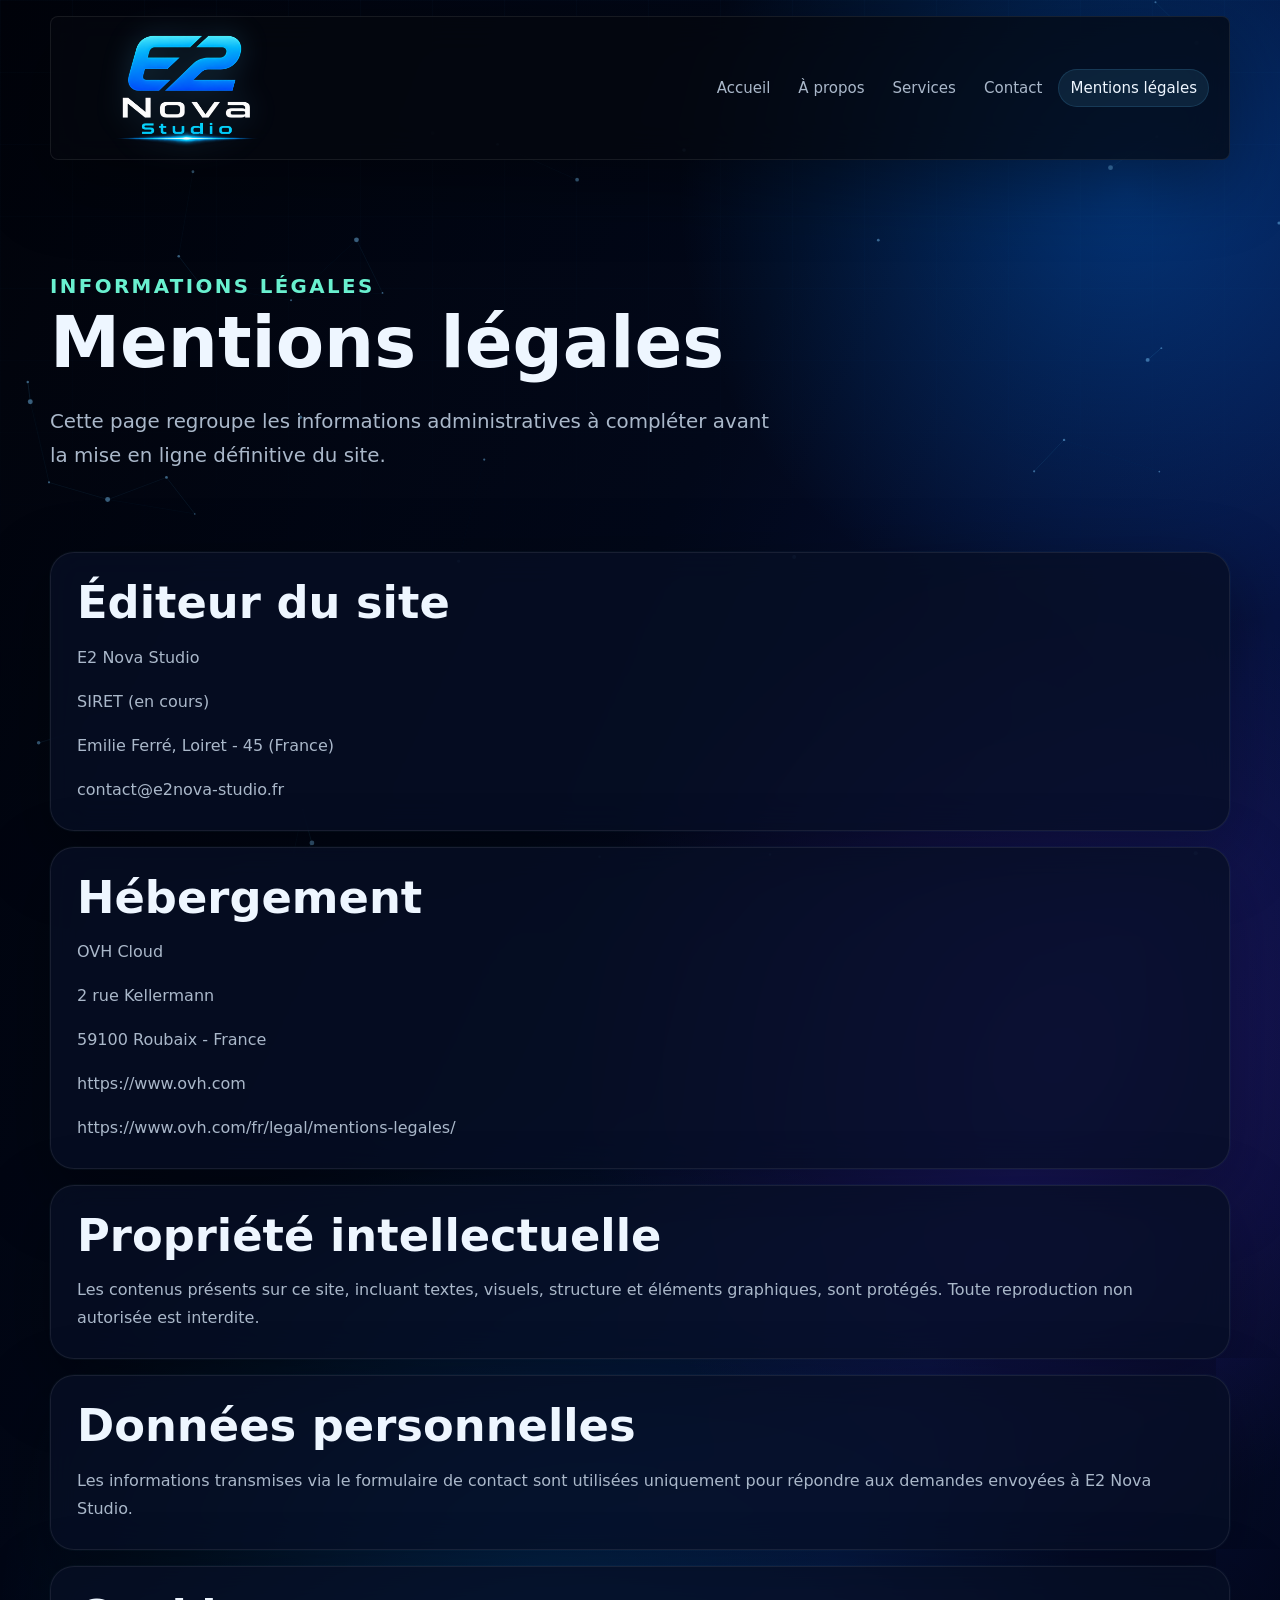
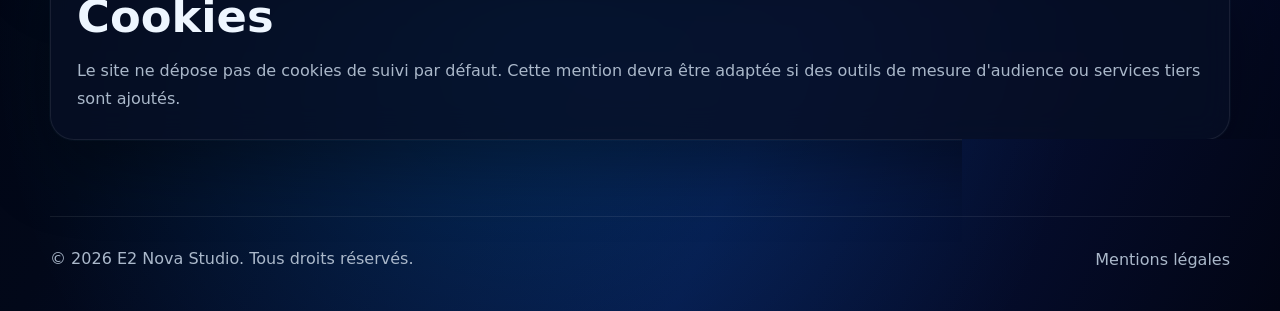
<file: mentions-legales.html>
<!DOCTYPE html>
<html lang="fr">
  <head>
    <meta charset="UTF-8" />
    <meta name="viewport" content="width=device-width, initial-scale=1.0" />
    <meta
      name="description"
      content="Mentions légales du site E2 Nova Studio."
    />
    <title>Mentions légales | E2 Nova Studio</title>
    <link rel="stylesheet" href="css/styles.css" />
    <script src="js/main.js" defer></script>
  </head>
  <body>
    <canvas class="nova-canvas" aria-hidden="true"></canvas>
    <header class="site-header">
      <a class="brand" href="index.html" aria-label="Accueil E2 Nova Studio">
        <img
          src="assets/Logo_E2NovaStudio_V2_transparent.png"
          alt="E2 Nova Studio"
        />
      </a>
      <button class="nav-toggle" type="button" aria-label="Ouvrir le menu" aria-controls="main-nav" aria-expanded="false">
        <span></span>
        <span></span>
        <span></span>
      </button>
      <nav id="main-nav" class="main-nav" aria-label="Navigation principale">
        <a href="index.html">Accueil</a>
        <a href="about.html">À propos</a>
        <a href="services.html">Services</a>
        <a href="contact.html">Contact</a>
        <a class="active" href="mentions-legales.html">Mentions légales</a>
      </nav>
    </header>

    <main>
      <section class="page-hero section">
        <p class="eyebrow">Informations légales</p>
        <h1>Mentions légales</h1>
        <p>
          Cette page regroupe les informations administratives à compléter avant la
          mise en ligne définitive du site.
        </p>
      </section>

      <section class="section legal-content">
        <article>
          <h2>Éditeur du site</h2>
          <p>E2 Nova Studio</p>
            <p>SIRET (en cours)</p>
            <p>Emilie Ferré, Loiret - 45 (France)</p>
            <p>contact@e2nova-studio.fr</p>
        </article>
        <article>
          <h2>Hébergement</h2>
          <p>OVH Cloud</p>
            <p>2 rue Kellermann</p>
            <p>59100 Roubaix - France</p>
            <p>https://www.ovh.com</p>
            <p>https://www.ovh.com/fr/legal/mentions-legales/</p>
        </article>
        <article>
          <h2>Propriété intellectuelle</h2>
          <p>
            Les contenus présents sur ce site, incluant textes, visuels, structure et
            éléments graphiques, sont protégés. Toute reproduction non autorisée est
            interdite.
          </p>
        </article>
        <article>
          <h2>Données personnelles</h2>
          <p>
            Les informations transmises via le formulaire de contact sont utilisées
            uniquement pour répondre aux demandes envoyées à E2 Nova Studio.
          </p>
        </article>
        <article>
          <h2>Cookies</h2>
          <p>
            Le site ne dépose pas de cookies de suivi par défaut. Cette mention devra
            être adaptée si des outils de mesure d'audience ou services tiers sont
            ajoutés.
          </p>
        </article>
      </section>
    </main>

    <footer class="site-footer">
      <p>© 2026 E2 Nova Studio. Tous droits réservés.</p>
      <a href="mentions-legales.html">Mentions légales</a>
    </footer>
  </body>
</html>
</file>
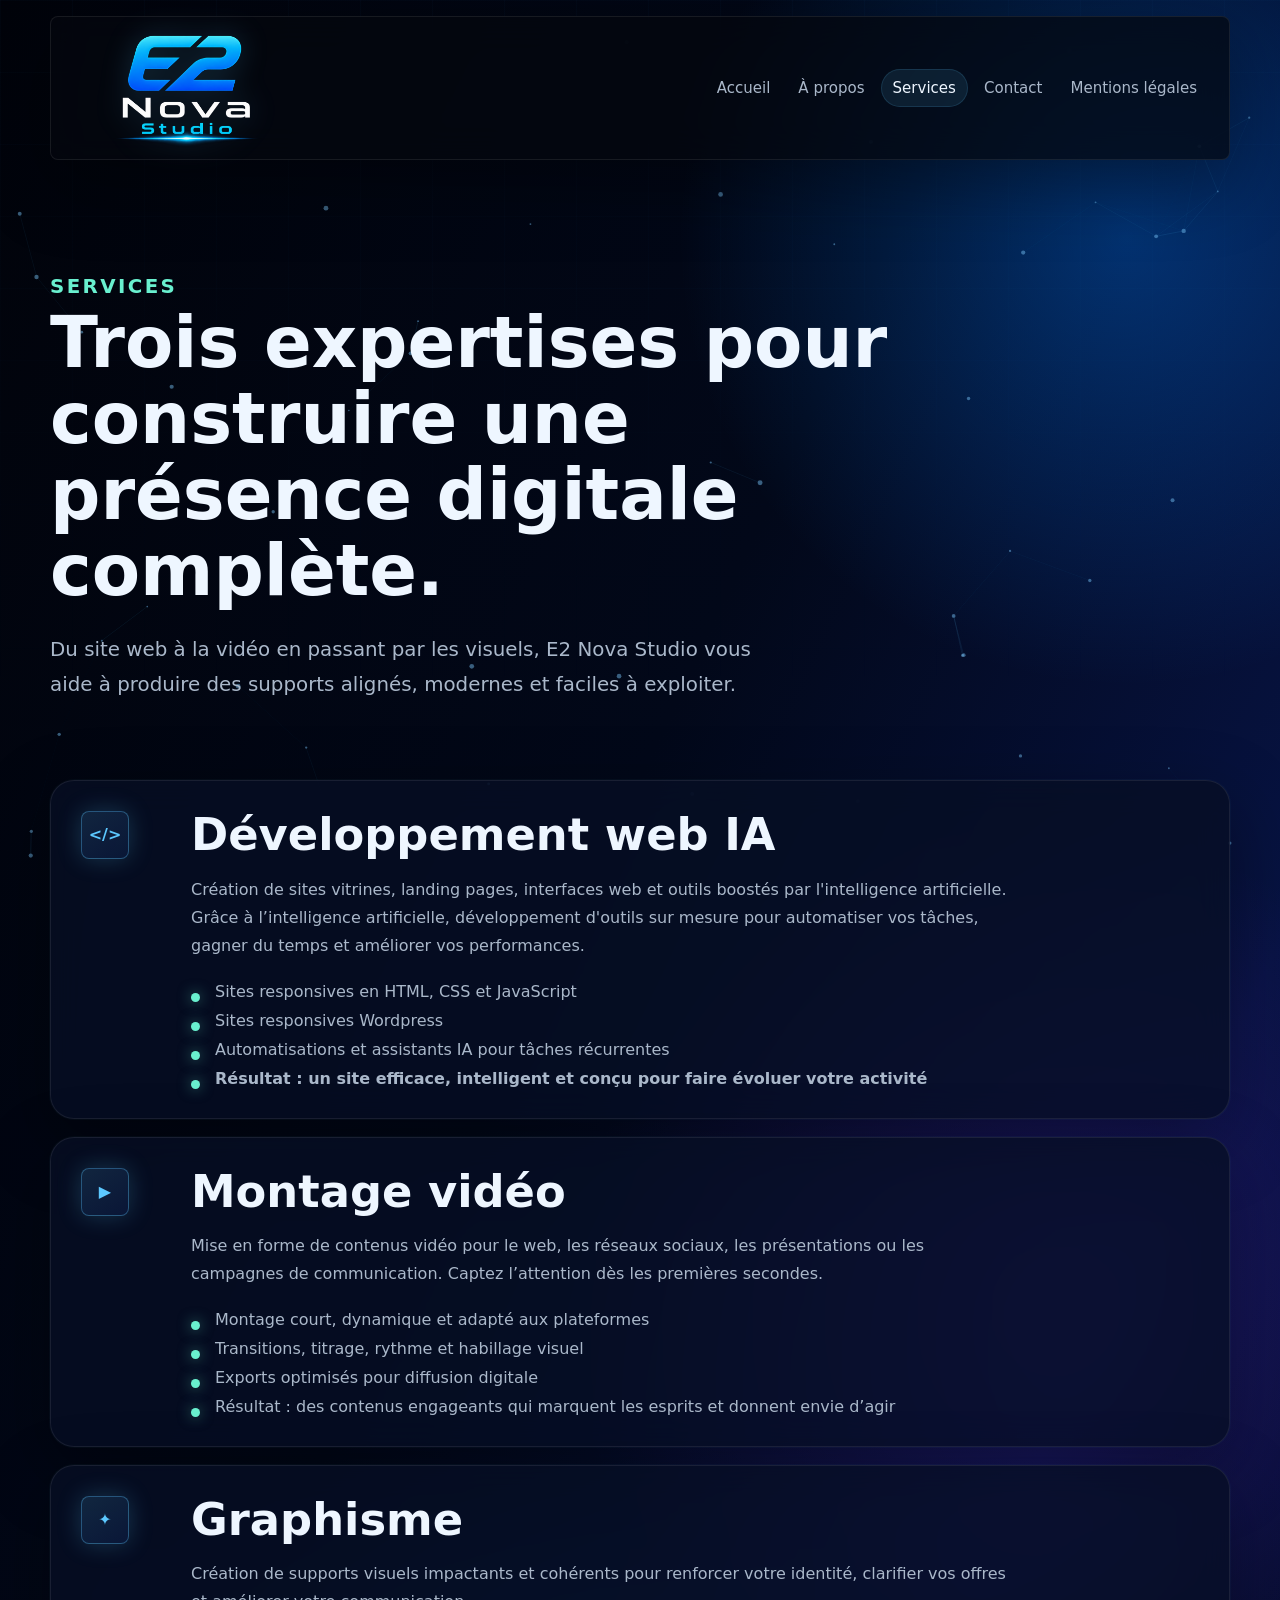
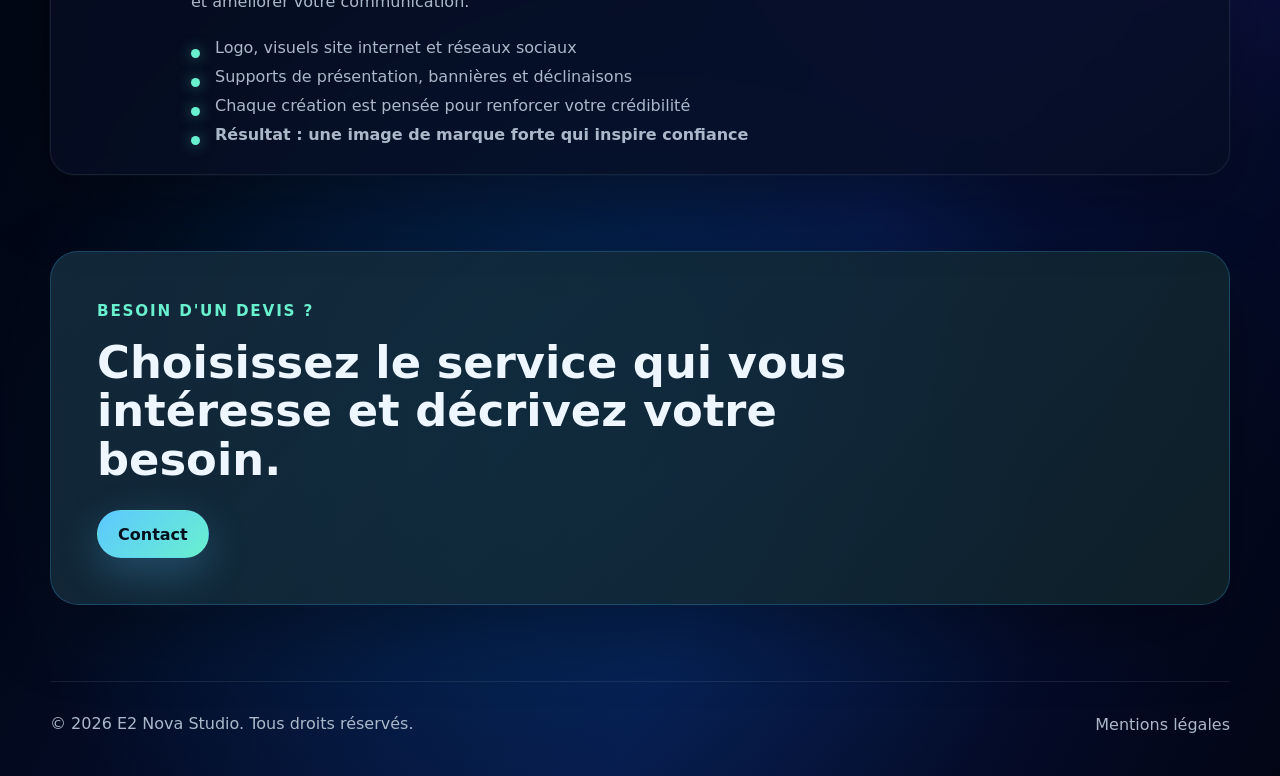
<file: services.html>
<!DOCTYPE html>
<html lang="fr">
  <head>
    <meta charset="UTF-8" />
    <meta name="viewport" content="width=device-width, initial-scale=1.0" />
    <meta
      name="description"
      content="Services E2 Nova Studio : développement web IA, montage vidéo et graphisme pour projets digitaux."
    />
    <title>Services | E2 Nova Studio</title>
    <link rel="stylesheet" href="css/styles.css" />
    <script src="js/main.js" defer></script>
  </head>
  <body>
    <canvas class="nova-canvas" aria-hidden="true"></canvas>
    <header class="site-header">
      <a class="brand" href="index.html" aria-label="Accueil E2 Nova Studio">
        <img
          src="assets/Logo_E2NovaStudio_V2_transparent.png"
          alt="E2 Nova Studio"
        />
      </a>
      <button class="nav-toggle" type="button" aria-label="Ouvrir le menu" aria-controls="main-nav" aria-expanded="false">
        <span></span>
        <span></span>
        <span></span>
      </button>
      <nav id="main-nav" class="main-nav" aria-label="Navigation principale">
        <a href="index.html">Accueil</a>
        <a href="about.html">À propos</a>
        <a class="active" href="services.html">Services</a>
        <a href="contact.html">Contact</a>
        <a href="mentions-legales.html">Mentions légales</a>
      </nav>
    </header>

    <main>
      <section class="page-hero section">
        <p class="eyebrow">Services</p>
        <h1>Trois expertises pour construire une présence digitale complète.</h1>
        <p>
          Du site web à la vidéo en passant par les visuels, E2 Nova Studio vous aide
          à produire des supports alignés, modernes et faciles à exploiter.
        </p>
      </section>

      <section class="section services-detail">
        <article id="web-ia" class="detail-card">
          <div class="detail-number service-symbol">&lt;/&gt;</div>
          <div>
            <h2>Développement web IA</h2>
            <p>
              Création de sites vitrines, landing pages, interfaces web et outils boostés par l'intelligence artificielle.
              Grâce à l’intelligence artificielle, développement d'outils sur mesure 
              pour automatiser vos tâches, gagner du temps et améliorer vos performances.
            </p>
            <ul>
              <li>Sites responsives en HTML, CSS et JavaScript</li>
              <li>Sites responsives Wordpress</li>
              <li>Automatisations et assistants IA pour tâches récurrentes</li>
              <li><b>Résultat : un site efficace, intelligent et conçu pour faire évoluer votre activité</b></li>
            </ul>
          </div>
        </article>

        <article id="video" class="detail-card">
          <div class="detail-number service-symbol">▶</div>
          <div>
            <h2>Montage vidéo</h2>
            <p>
              Mise en forme de contenus vidéo pour le web, les réseaux sociaux, les
              présentations ou les campagnes de communication.
              Captez l’attention dès les premières secondes.
            </p>
            <ul>
              <li>Montage court, dynamique et adapté aux plateformes</li>
              <li>Transitions, titrage, rythme et habillage visuel</li>
              <li>Exports optimisés pour diffusion digitale</li>
              <li>Résultat : des contenus engageants qui marquent les esprits et donnent envie d’agir</li>
            </ul>
          </div>
        </article>

        <article id="graphisme" class="detail-card">
          <div class="detail-number service-symbol">✦</div>
          <div>
            <h2>Graphisme</h2>
            <p>
              Création de supports visuels impactants et cohérents pour renforcer votre identité,
              clarifier vos offres et améliorer votre communication.
            </p>
            <ul>
              <li>Logo, visuels site internet et réseaux sociaux</li>
              <li>Supports de présentation, bannières et déclinaisons</li>
              <li>Chaque création est pensée pour renforcer votre crédibilité</li>
              <li><b>Résultat : une image de marque forte qui inspire confiance</b></li>
            </ul>
          </div>
        </article>
      </section>

      <section class="section cta-band">
        <p class="eyebrow">Besoin d'un devis ?</p>
        <h2>Choisissez le service qui vous intéresse et décrivez votre besoin.</h2>
        <a class="button primary" href="contact.html">Contact</a>
      </section>
    </main>

    <footer class="site-footer">
      <p>© 2026 E2 Nova Studio. Tous droits réservés.</p>
      <a href="mentions-legales.html">Mentions légales</a>
    </footer>
  </body>
</html>
</file>
<file: css/styles.css>
:root {
  --bg: #01040c;
  --bg-soft: #06102a;
  --panel: rgba(7, 15, 36, 0.78);
  --panel-strong: rgba(8, 18, 43, 0.94);
  --line: rgba(56, 185, 255, 0.24);
  --line-soft: rgba(255, 255, 255, 0.08);
  --text: #eef6ff;
  --muted: #aab8ca;
  --blue: #5cc8ff;
  --blue-strong: #22a7f2;
  --mint: #69f0cf;
  --violet: #b39cff;
  --shadow: 0 24px 70px rgba(0, 0, 0, 0.35);
  --radius: 8px;
  --max: 1180px;
}

* {
  box-sizing: border-box;
}
img,
svg {
  max-width: 100%;
  height: auto;
}

html {
  scroll-behavior: smooth;
  overflow-x: hidden;
}

body {
  margin: 0;
  min-height: 100vh;
  color: var(--text);
  font-family: Inter, ui-sans-serif, system-ui, -apple-system, BlinkMacSystemFont, "Segoe UI", sans-serif;
  background:
    radial-gradient(circle at 88% 10%, rgba(0, 123, 255, 0.34), transparent 28rem),
    radial-gradient(circle at 82% 55%, rgba(112, 45, 255, 0.22), transparent 30rem),
    radial-gradient(circle at 42% 86%, rgba(0, 166, 255, 0.18), transparent 34rem),
    linear-gradient(115deg, #01030a 0%, #020819 42%, #071342 72%, #020514 100%);
  overflow-x: hidden;
}

body::before {
  content: "";
  position: fixed;
  inset: 0;
  pointer-events: none;
  background-image:
    linear-gradient(rgba(82, 190, 255, 0.032) 1px, transparent 1px),
    linear-gradient(90deg, rgba(82, 190, 255, 0.032) 1px, transparent 1px);
  background-size: 72px 72px;
  mask-image: linear-gradient(to bottom, rgba(0, 0, 0, 0.72), transparent 82%);
  z-index: -3;
}

a {
  color: inherit;
  text-decoration: none;
}

p {
  color: var(--muted);
  line-height: 1.75;
}
h1,
h2,
h3,
h4,
p,
li {
  overflow-wrap: break-word;
}

.nova-canvas {
  position: fixed;
  inset: 0;
  width: 100%;
  height: 100%;
  pointer-events: none;
  z-index: -2;
  opacity: 0.82;
}

.site-header {
  position: sticky;
  top: 0;
  z-index: 20;
  display: flex;
  align-items: center;
  justify-content: space-between;
  gap: 16px;
  width: min(var(--max), calc(100% - 32px));
  margin: 16px auto 0;
  padding: 6px 20px;
  min-height: 140px;
  border: 1px solid var(--line-soft);
  border-radius: var(--radius);
  background: rgba(5, 8, 15, 0.72);
  box-shadow: var(--shadow);
  backdrop-filter: blur(18px);
}

.brand {
  display: inline-flex;
  align-items: center;
  flex: 0 1 auto;
  min-width: 0;
  padding-left: 18px;
}

.brand img {
  display: block;
    height: 130px;
    width: auto;
    object-fit: contain;
    filter: drop-shadow(0 0 14px rgba(92,200,255,.20));
}

.main-nav {
  display: flex;
  align-items: center;
  gap: 4px;
}

.main-nav a {
  padding: 10px 12px;
  border-radius: 999px;
  color: var(--muted);
  font-size: 0.94rem;
  white-space: nowrap;
  transition: color 180ms ease, background 180ms ease, box-shadow 180ms ease;
}

.main-nav a:hover,
.main-nav a.active {
  color: var(--text);
  background: rgba(92, 200, 255, 0.1);
  box-shadow: inset 0 0 0 1px rgba(92, 200, 255, 0.14);
}

.nav-toggle {
  display: none;
  width: 44px;
  height: 44px;
  border: 1px solid var(--line);
  border-radius: 14px;
  background: rgba(255, 255, 255, 0.04);
  cursor: pointer;
}

.nav-toggle span {
  display: block;
  width: 18px;
  height: 2px;
  margin: 4px auto;
  border-radius: 99px;
  background: var(--text);
}

.section {
  width: min(var(--max), calc(100% - 32px));
  margin: 0 auto;
}

.hero {
  position: relative;
  isolation: isolate;
  overflow: hidden;
  display: grid;
  grid-template-columns: minmax(0, 1.15fr) minmax(320px, 0.85fr);
  align-items: center;
  gap: 42px;
  min-height: calc(100vh - 92px);
  padding: 72px 0 52px;
}

.hero::before {
  content: "";
  position: absolute;
  top: -72px;
  right: min(-7vw, -42px);
  bottom: -86px;
  width: min(78vw, 980px);
  background:
    linear-gradient(90deg, var(--bg) 0%, rgba(1, 4, 12, 0.72) 16%, rgba(1, 4, 12, 0.06) 42%),
    linear-gradient(180deg, var(--bg) 0%, rgba(1, 4, 12, 0) 18%, rgba(1, 4, 12, 0) 76%, var(--bg) 100%),
    url("../assets/ordi.png") center right / cover no-repeat;
  opacity: 0.9;
  filter: saturate(1.08) contrast(1.04);
  mask-image:
    linear-gradient(90deg, transparent 0%, rgba(0, 0, 0, 0.18) 12%, #000 38%, #000 100%),
    linear-gradient(180deg, transparent 0%, #000 16%, #000 82%, transparent 100%);
  mask-composite: intersect;
  -webkit-mask-image:
    linear-gradient(90deg, transparent 0%, rgba(0, 0, 0, 0.18) 12%, #000 38%, #000 100%),
    linear-gradient(180deg, transparent 0%, #000 16%, #000 82%, transparent 100%);
  -webkit-mask-composite: source-in;
  pointer-events: none;
  z-index: -1;
}

.hero::after {
  content: "";
  position: absolute;
  inset: -72px -9vw -86px 34%;
  background:
    radial-gradient(circle at 74% 42%, rgba(0, 153, 255, 0.28), transparent 28rem),
    radial-gradient(circle at 88% 60%, rgba(113, 45, 255, 0.22), transparent 24rem);
  pointer-events: none;
  z-index: -2;
}

.hero-content,
.page-hero {
  position: relative;
}

.hero-content,
.page-hero,
.content-stack,
.detail-card > div,
.service-card,
.values-grid article,
.cta-band,
.contact-form,
.legal-content article {
  min-width: 0;
}

.eyebrow {
  margin: 0 0 14px;
  color: var(--mint);
  font-size: 0.95rem;
  font-weight: 800;
  letter-spacing: 0.12em;
  text-transform: uppercase;
}

.home-eyebrow {
  font-size: 0.95rem;
}

h1,
h2,
h3 {
  margin: 0;
  color: var(--text);
  line-height: 1.08;
  letter-spacing: 0;
}

h1 {
  max-width: 900px;
  font-size: 6.8rem;
}

.logo-gradient {
  color: transparent;
  background: linear-gradient(180deg, #7ce9ff 0%, #3ba8ff 48%, #2d67de 100%);
  background-clip: text;
  -webkit-background-clip: text;
  text-shadow: 0 0 32px rgba(92, 200, 255, 0.22);
}

.page-hero h1 {
  font-size: 4.4rem;
}

h2 {
  font-size: 2.8rem;
}

h3 {
  font-size: 1.18rem;
}

.hero-lead,
.page-hero p {
  max-width: 720px;
  margin: 24px 0 0;
  font-size: 1.24rem;
}

.hero-actions {
  display: flex;
  flex-wrap: wrap;
  gap: 14px;
  margin-top: 34px;
}

.button {
  display: inline-flex;
  align-items: center;
  justify-content: center;
  min-height: 48px;
  padding: 0 20px;
  border: 1px solid transparent;
  border-radius: 999px;
  font-weight: 800;
  transition: transform 180ms ease, box-shadow 180ms ease, border-color 180ms ease;
}

.button:hover {
  transform: translateY(-2px);
}

.button.primary {
  color: #02111d;
  background: linear-gradient(135deg, var(--blue), var(--mint));
  box-shadow: 0 14px 42px rgba(92, 200, 255, 0.26);
}

.button.ghost {
  color: var(--text);
  border-color: var(--line);
  background: rgba(255, 255, 255, 0.04);
}

.hero-panel {
  display: grid;
  gap: 16px;
  padding: 18px;
  border: 1px solid var(--line);
  border-radius: 28px;
  background:
    linear-gradient(180deg, rgba(15, 28, 47, 0.86), rgba(8, 15, 26, 0.72)),
    radial-gradient(circle at 18% 20%, rgba(92, 200, 255, 0.22), transparent 18rem);
  box-shadow: var(--shadow);
}

.orbit-card,
.service-card,
.detail-card,
.values-grid article,
.contact-form,
.contact-aside,
.legal-content article {
  border: 1px solid var(--line-soft);
  background: var(--panel);
  box-shadow: 0 0 0 1px rgba(92, 200, 255, 0.03), var(--shadow);
  backdrop-filter: blur(16px);
}

.orbit-card {
  position: relative;
  padding: 22px;
  border-radius: 22px;
  overflow: hidden;
}

.orbit-card::after {
  content: "";
  position: absolute;
  inset: auto 18px 0;
  height: 1px;
  background: linear-gradient(90deg, transparent, rgba(92, 200, 255, 0.64), transparent);
}

.orbit-card span,
.detail-number {
  color: var(--blue);
  font-weight: 900;
}

.service-symbol {
  display: grid;
  place-items: center;
  width: 48px;
  height: 48px;
  border: 1px solid rgba(92, 200, 255, 0.34);
  border-radius: 8px;
  color: var(--blue);
  font-size: 1rem;
  line-height: 1;
  background: linear-gradient(145deg, rgba(92, 200, 255, 0.14), rgba(45, 103, 222, 0.12));
  box-shadow: 0 0 24px rgba(92, 200, 255, 0.22);
}

.orbit-card strong {
  display: block;
  margin-top: 8px;
  font-size: 1.2rem;
}

.orbit-card p {
  margin: 8px 0 0;
}

.intro-grid {
  display: grid;
  grid-template-columns: 0.9fr 1.1fr;
  gap: 48px;
  padding: 72px 0;
  border-top: 1px solid var(--line-soft);
}

.intro-grid p {
  margin: 0;
  font-size: 1.04rem;
}

.service-preview,
.values-grid {
  display: grid;
  grid-template-columns: repeat(3, minmax(0, 1fr));
  gap: 18px;
  padding: 28px 0 72px;
}

.service-card,
.values-grid article {
  min-height: 280px;
  padding: 26px;
  border-radius: var(--radius);
}

.service-icon {
  display: grid;
  place-items: center;
  width: 48px;
  height: 48px;
  margin-bottom: 24px;
  border: 1px solid rgba(92, 200, 255, 0.3);
  border-radius: 16px;
  color: var(--blue);
  background: rgba(92, 200, 255, 0.08);
}

.service-card p,
.values-grid p {
  margin: 14px 0 0;
}

.service-card a {
  display: inline-flex;
  margin-top: 22px;
  color: var(--mint);
  font-weight: 800;
}

.cta-band {
  margin-bottom: 76px;
  padding: 46px;
  border: 1px solid var(--line);
  border-radius: 28px;
  background:
    linear-gradient(135deg, rgba(92, 200, 255, 0.14), rgba(105, 240, 207, 0.08)),
    rgba(8, 15, 26, 0.8);
  box-shadow: var(--shadow);
}

.cta-band h2 {
  max-width: 820px;
  margin-bottom: 26px;
}

.page-hero {
  padding: 86px 0 50px;
}

.split-section {
  display: grid;
  grid-template-columns: 380px minmax(0, 1fr);
  align-items: center;
  gap: 54px;
  padding: 34px 0 74px;
}

.portrait-block {
  position: relative;
  display: grid;
  place-items: center;
  aspect-ratio: 1;
  border: 1px solid var(--line);
  border-radius: 8px;
  background: rgba(15, 28, 47, 0.72);
  box-shadow: var(--shadow);
  overflow: hidden;
}

.portrait-block img {
  width: 100%;
  height: 100%;
  object-fit: cover;
}

.content-stack p:first-child {
  margin-top: 0;
}

.content-stack h4 {
  margin: 20px 0 0;
  color: var(--text);
  font-size: 1.05rem;
  line-height: 1.55;
}

.stat-row {
  display: grid;
  grid-template-columns: repeat(3, 1fr);
  gap: 14px;
  margin-top: 30px;
}

.stat-row div {
  padding: 18px;
  border: 1px solid var(--line-soft);
  border-radius: 18px;
  background: rgba(255, 255, 255, 0.035);
}

.stat-row strong,
.stat-row span {
  display: block;
}

.stat-row strong {
  color: var(--blue);
  font-size: 1.65rem;
}

.stat-row span {
  margin-top: 6px;
  color: var(--muted);
  font-size: 0.9rem;
}

.services-detail {
  display: grid;
  gap: 18px;
  padding: 28px 0 76px;
}

.detail-card {
  display: grid;
  grid-template-columns: 88px minmax(0, 1fr);
  gap: 22px;
  padding: 30px;
  border-radius: 24px;
}

.detail-number {
  font-size: 1rem;
}

.detail-card p {
  max-width: 820px;
}

.detail-card ul {
  display: grid;
  gap: 10px;
  margin: 22px 0 0;
  padding: 0;
  list-style: none;
}

.detail-card li {
  position: relative;
  padding-left: 24px;
  color: var(--muted);
}

.detail-card li::before {
  content: "";
  position: absolute;
  top: 0.68em;
  left: 0;
  width: 9px;
  height: 9px;
  border-radius: 50%;
  background: var(--mint);
  box-shadow: 0 0 14px rgba(105, 240, 207, 0.5);
}

.contact-layout {
  display: grid;
  grid-template-columns: minmax(0, 860px);
  justify-content: start;
  gap: 24px;
  padding: 28px 0 76px;
}

.contact-form,
.contact-aside,
.legal-content article {
  border-radius: 24px;
}

.contact-form {
  display: grid;
  gap: 18px;
  padding: 28px;
}

.form-row {
  display: grid;
  gap: 8px;
}

/* Consentement RGPD */
.form-row .checkbox {
  display: flex;
  flex-direction: row;
  align-items: flex-start;
  gap: 12px;
  cursor: pointer;
  line-height: 1.5;
}

.form-row .checkbox input[type="checkbox"] {
  width: 18px;
  min-width: 18px;
  height: 18px;
  margin: 4px 0 0;
  padding: 0;
  flex: 0 0 18px;
  accent-color: var(--mint);
}

.form-row .checkbox span {
  display: block;
  flex: 1;
}

label {
  color: var(--text);
  font-weight: 800;
}

input,
select,
textarea {
  width: 100%;
  min-width: 0;
  border: 1px solid var(--line-soft);
  border-radius: 16px;
  padding: 14px 16px;
  color: var(--text);
  font: inherit;
  background: rgba(5, 8, 15, 0.72);
  outline: none;
  transition: border-color 180ms ease, box-shadow 180ms ease;
}

select {
  cursor: pointer;
}

textarea {
  resize: vertical;
  min-height: 170px;
}

input:focus,
select:focus,
textarea:focus {
  border-color: rgba(92, 200, 255, 0.68);
  box-shadow: 0 0 0 4px rgba(92, 200, 255, 0.1);
}

.form-status {
  min-height: 24px;
  margin: 0;
  color: var(--mint);
  font-weight: 700;
}

.contact-aside {
  align-self: start;
  padding: 28px;
  background: var(--panel-strong);
}

.contact-aside p {
  margin-bottom: 22px;
}

.contact-chip {
  display: inline-flex;
  margin: 0 8px 10px 0;
  padding: 9px 12px;
  border: 1px solid var(--line);
  border-radius: 999px;
  color: var(--text);
  background: rgba(92, 200, 255, 0.07);
}

.legal-content {
  display: grid;
  gap: 16px;
  padding: 28px 0 76px;
}

.legal-content article {
  padding: 26px;
}

.legal-content p {
  margin-bottom: 0;
}

.site-footer {
  display: flex;
  align-items: center;
  justify-content: space-between;
  gap: 16px;
  width: min(var(--max), calc(100% - 32px));
  margin: 0 auto;
  padding: 28px 0 38px;
  border-top: 1px solid var(--line-soft);
}

.site-footer p {
  margin: 0;
}

.site-footer a {
  color: var(--muted);
}

@media (max-width: 920px) {
  .site-header {
    align-items: center;
  }

  .nav-toggle {
    display: block;
    flex: 0 0 auto;
  }

  .main-nav {
    position: absolute;
    top: calc(100% + 10px);
    left: 0;
    right: 0;
    display: none;
    flex-direction: column;
    align-items: stretch;
    padding: 10px;
    border: 1px solid var(--line-soft);
    border-radius: 20px;
    background: rgba(5, 8, 15, 0.94);
    backdrop-filter: blur(18px);
    max-height: calc(100vh - 132px);
    overflow-y: auto;
  }

  .main-nav.open {
    display: flex;
  }

  .main-nav a {
    border-radius: 14px;
  }

  .hero,
  .intro-grid,
  .split-section,
  .contact-layout {
    grid-template-columns: 1fr;
  }

  .hero {
    min-height: auto;
    padding-top: 62px;
    padding-bottom: 44px;
  }

  h1 {
    font-size: 4.6rem;
  }

  .page-hero h1 {
    font-size: 3.2rem;
  }

  h2 {
    font-size: 2.3rem;
  }

  .hero-panel {
    grid-template-columns: 1fr;
  }

  .hero::before {
    right: -16px;
    width: min(100vw, 780px);
    opacity: 0.42;
    background-position: center right;
  }

  .hero::after {
    inset: -56px -16px -56px 0;
  }

  .service-preview,
  .values-grid {
    grid-template-columns: 1fr;
  }

  .split-section {
    gap: 28px;
  }

  .portrait-block {
    justify-self: center;
    width: min(100%, 420px);
    max-width: 420px;
  }
}

@media (min-width: 641px) and (max-width: 920px) {
  .service-preview,
  .values-grid {
    grid-template-columns: repeat(2, minmax(0, 1fr));
  }
}

@media (max-width: 640px) {
  .site-header,
  .section,
  .site-footer {
    width: min(100% - 22px, var(--max));
  }

  .brand img {
    width: 132px;
    height: 72px;
  }

  h1 {
    font-size: 3.2rem;
  }

  .page-hero h1 {
    font-size: 2.45rem;
  }

  h2 {
    font-size: 2rem;
  }

  .hero-lead,
  .page-hero p {
    font-size: 1.05rem;
  }

  .hero-actions {
    flex-direction: column;
  }

  .button {
    width: 100%;
  }

  .cta-band,
  .contact-form,
  .contact-aside,
  .detail-card,
  .service-card,
  .values-grid article,
  .legal-content article {
    padding: 22px;
  }

  .detail-card {
    grid-template-columns: 1fr;
  }

  .stat-row {
    grid-template-columns: 1fr;
  }

  .site-footer {
    align-items: flex-start;
    flex-direction: column;
  }
}


@media (max-width: 430px) {
  .site-header,
  .section,
  .site-footer {
    width: min(100% - 16px, var(--max));
  }

  .site-header {
    margin-top: 8px;
    padding: 8px;
  }

  .brand img {
    width: 112px;
    height: 62px;
  }

  .nav-toggle {
    width: 40px;
    height: 40px;
    border-radius: 12px;
  }

  h1 {
    font-size: 2.7rem;
  }

  .page-hero h1 {
    font-size: 2.15rem;
  }

  h2 {
    font-size: 1.75rem;
  }

  .page-hero {
    padding: 54px 0 34px;
  }

  .hero {
    padding-top: 46px;
  }

  .eyebrow {
    font-size: 0.78rem;
    line-height: 1.5;
  }

    .form-status {
    min-height: 1.5em;
    margin-top: 1rem;
    font-weight: 600;
  }
  
  .form-status.is-success {
    color: #5fffd2;
  }
  
  .form-status.is-error {
    color: #ff8b8b;
  }
  
  .contact-form button[type="submit"]:disabled {
    cursor: wait;
    opacity: 0.7;
  }
}
</file>
